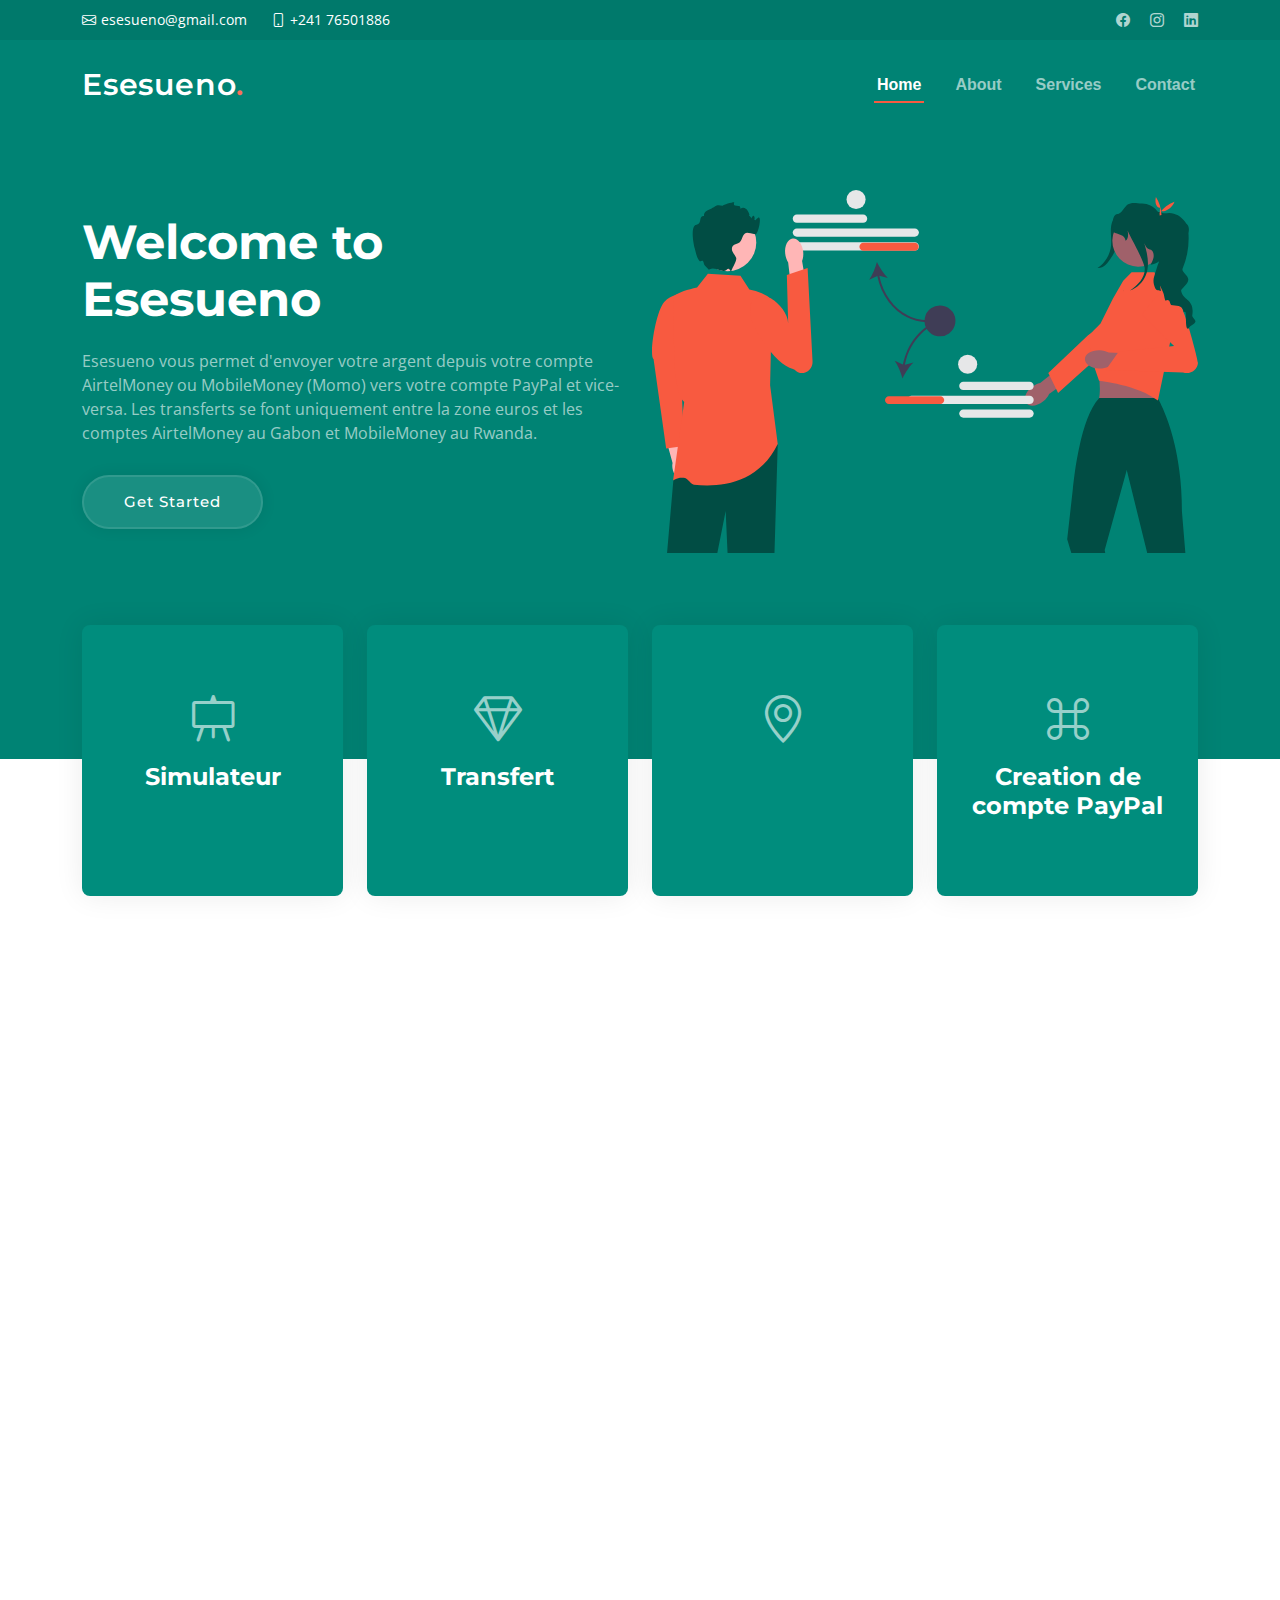
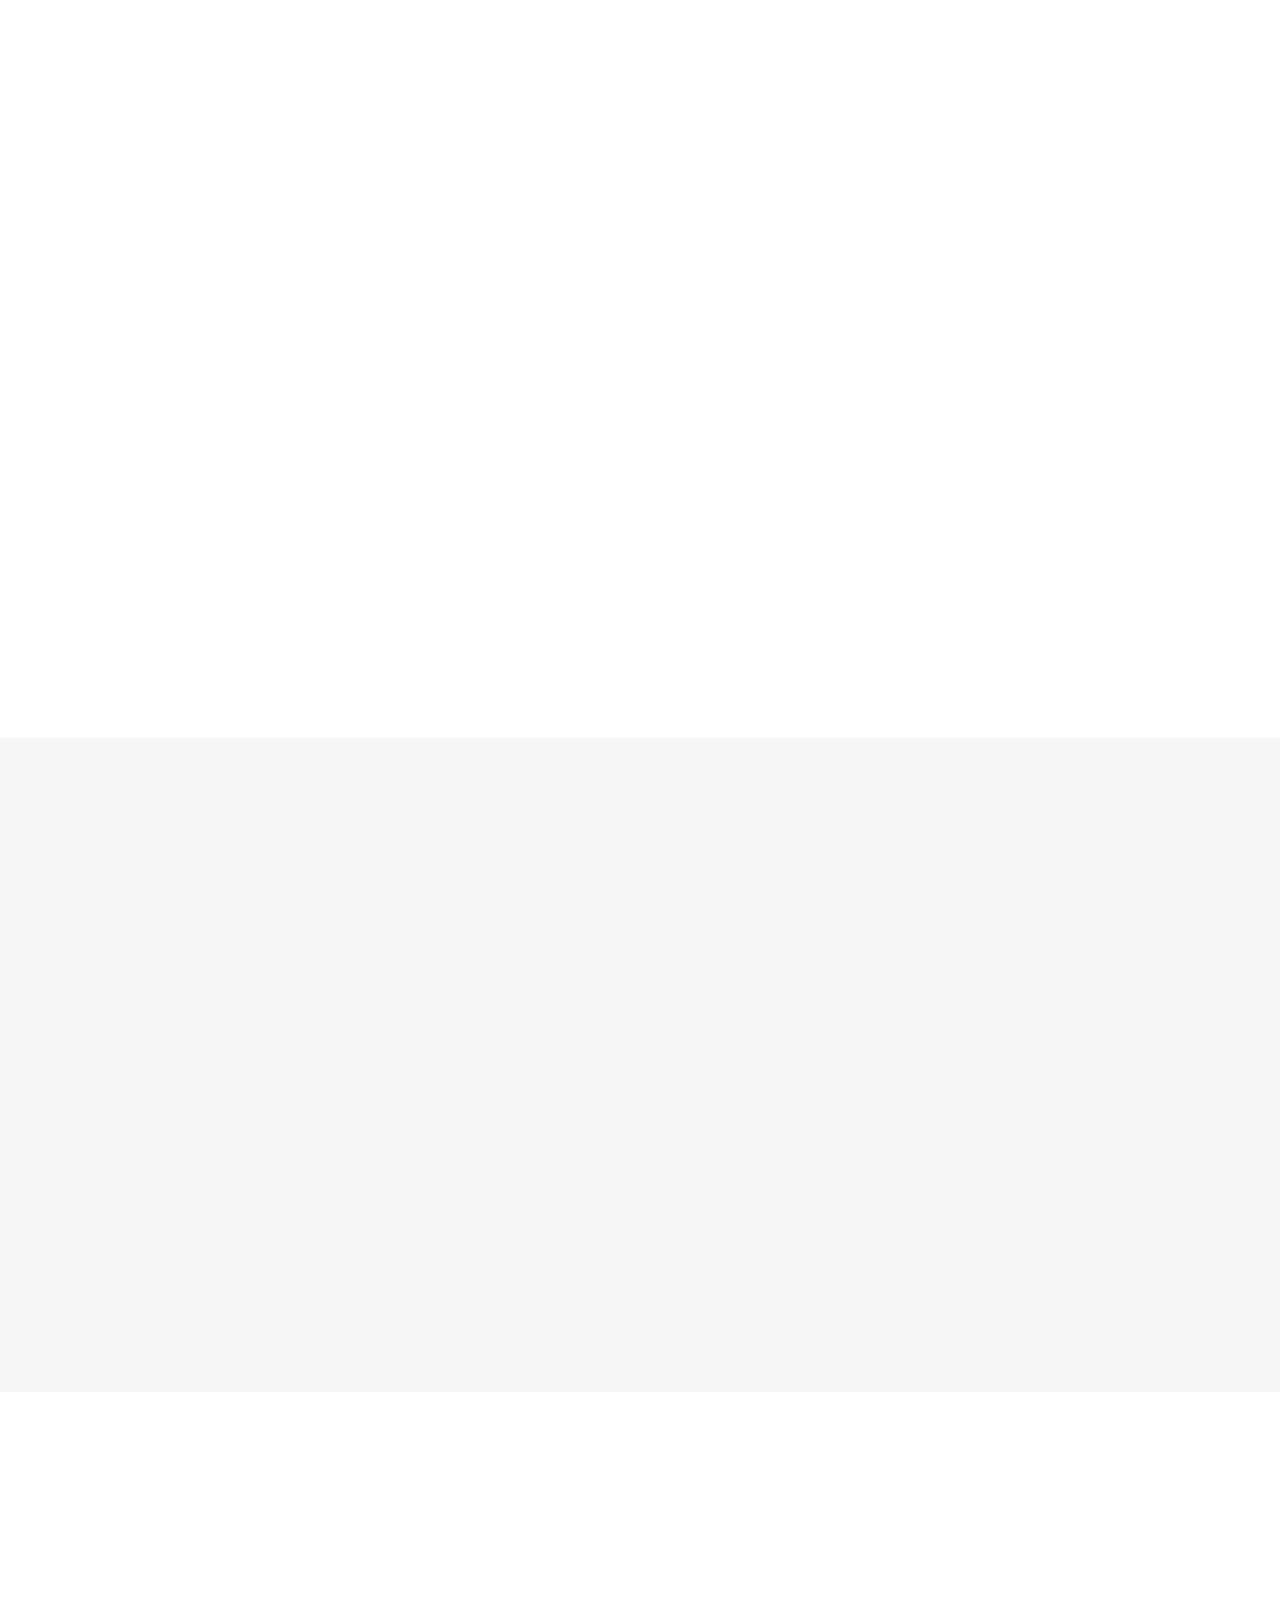
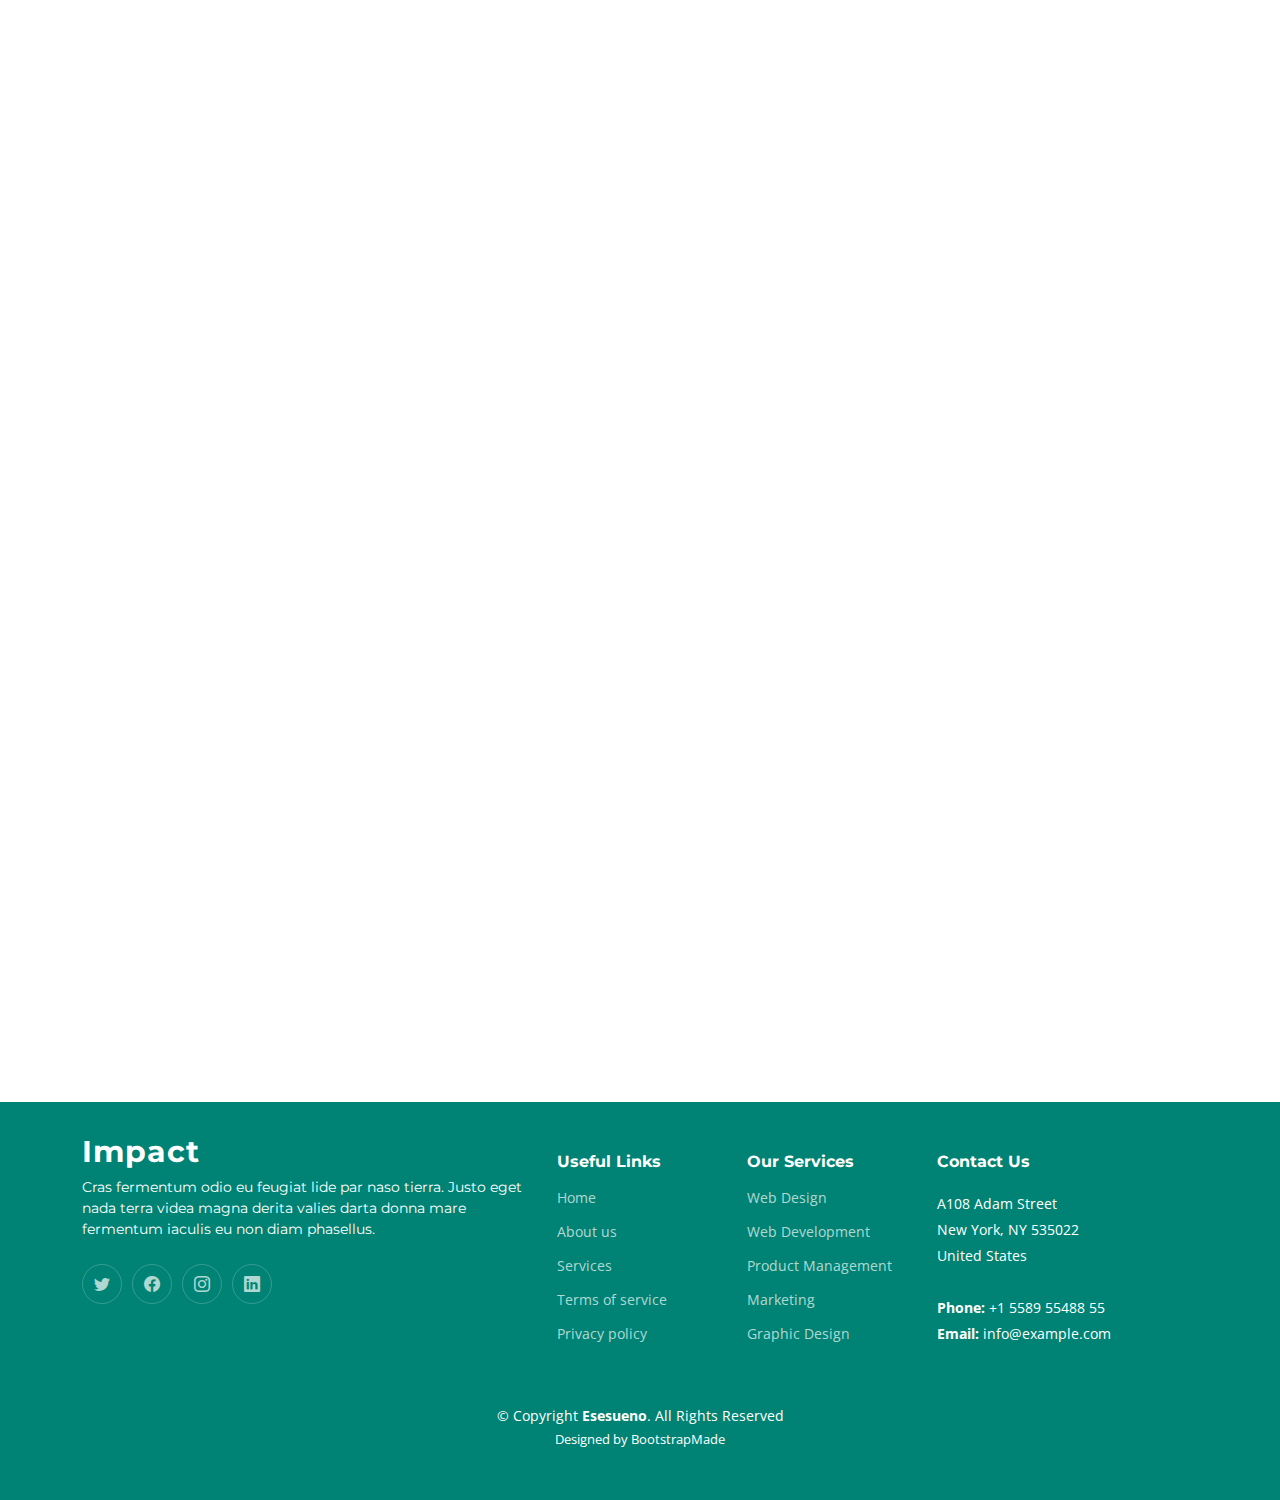
<file: Esesueno/index.html>
<!DOCTYPE html>
<html lang="en">

<head>
  <meta charset="utf-8">
  <meta content="width=device-width, initial-scale=1.0" name="viewport">

  <title>Ese Sueno</title>
  <meta content="" name="description">
  <meta content="" name="keywords">

  <!-- Favicons -->
  <link href="assets/img/favicon.png" rel="icon">
  <link href="assets/img/apple-touch-icon.png" rel="apple-touch-icon">

  <!-- Google Fonts -->
  <link rel="preconnect" href="https://fonts.googleapis.com">
  <link rel="preconnect" href="https://fonts.gstatic.com" crossorigin>
  <link href="https://fonts.googleapis.com/css2?family=Open+Sans:ital,wght@0,300;0,400;0,500;0,600;0,700;1,300;1,400;1,600;1,700&family=Montserrat:ital,wght@0,300;0,400;0,500;0,600;0,700;1,300;1,400;1,500;1,600;1,700&family=Raleway:ital,wght@0,300;0,400;0,500;0,600;0,700;1,300;1,400;1,500;1,600;1,700&display=swap" rel="stylesheet">

  <!-- Vendor CSS Files -->
  <link href="assets/vendor/bootstrap/css/bootstrap.min.css" rel="stylesheet">
  <link href="assets/vendor/bootstrap-icons/bootstrap-icons.css" rel="stylesheet">
  <link href="assets/vendor/aos/aos.css" rel="stylesheet">
  <link href="assets/vendor/glightbox/css/glightbox.min.css" rel="stylesheet">
  <link href="assets/vendor/swiper/swiper-bundle.min.css" rel="stylesheet">

  <!-- Template Main CSS File -->
  <link href="assets/css/main.css" rel="stylesheet">

  <!-- =======================================================
  * Template Name: Impact
  * Updated: Jan 30 2024 with Bootstrap v5.3.2
  * Template URL: https://bootstrapmade.com/impact-bootstrap-business-website-template/
  * Author: BootstrapMade.com
  * License: https://bootstrapmade.com/license/
  ======================================================== -->
</head>

<body>

  <!-- ======= Header ======= -->
  <section id="topbar" class="topbar d-flex align-items-center">
    <div class="container d-flex justify-content-center justify-content-md-between">
      <div class="contact-info d-flex align-items-center">
        <i class="bi bi-envelope d-flex align-items-center"><a href="mailto:esesueno@gmail.com">esesueno@gmail.com</a></i>
        <i class="bi bi-phone d-flex align-items-center ms-4"><span>+241 76501886 </span></i>
      </div>
      <div class="social-links d-none d-md-flex align-items-center">
        <a href="https://www.facebook.com/AitHStore1" class="facebook"><i class="bi bi-facebook"></i></a>
        <a href="https://www.instagram.com/aithstore/" class="instagram"><i class="bi bi-instagram"></i></a>
        <a href="https://wa.me/message/KKGIW7VOC2ZEL1" class="whatsapp"><i class="bi bi-linkedin"></i></i></a>
      </div>
    </div>
  </section><!-- End Top Bar -->

  <header id="header" class="header d-flex align-items-center">

    <div class="container-fluid container-xl d-flex align-items-center justify-content-between">
      <a href="index.html" class="logo d-flex align-items-center">
        <!-- Uncomment the line below if you also wish to use an image logo -->
        <!-- <img src="assets/img/logo.png" alt=""> -->
        <h1>Esesueno<span>.</span></h1>
      </a>
      <nav id="navbar" class="navbar">
        <ul>
          <li><a href="#hero">Home</a></li>
          <li><a href="#about">About</a></li>
          <li><a href="#services">Services</a></li>
          <li><a href="#contact">Contact</a></li>
        </ul>
      </nav><!-- .navbar -->

      <i class="mobile-nav-toggle mobile-nav-show bi bi-list"></i>
      <i class="mobile-nav-toggle mobile-nav-hide d-none bi bi-x"></i>

    </div>
  </header><!-- End Header -->
  <!-- End Header -->

  <!-- ======= Hero Section ======= -->
  <section id="hero" class="hero">
    <div class="container position-relative">
      <div class="row gy-5" data-aos="fade-in">
        <div class="col-lg-6 order-2 order-lg-1 d-flex flex-column justify-content-center text-center text-lg-start">
          <h2>Welcome to <span>Esesueno</span></h2>
          <p>Esesueno vous permet d'envoyer votre argent depuis votre compte AirtelMoney ou MobileMoney (Momo) vers votre compte PayPal et vice-versa. 
            Les transferts se font uniquement entre la zone euros et les comptes AirtelMoney au Gabon et MobileMoney au Rwanda. </p>
          <div class="d-flex justify-content-center justify-content-lg-start">
            <a href="#about" class="btn-get-started">Get Started</a>
            <!-- <a href="https://www.youtube.com/watch?v=LXb3EKWsInQ" class="glightbox btn-watch-video d-flex align-items-center"><i class="bi bi-play-circle"></i><span>Watch Video</span></a>-->
          </div>
        </div>
        <div class="col-lg-6 order-1 order-lg-2">
          <img src="assets/img/hero-img.svg" class="img-fluid" alt="" data-aos="zoom-out" data-aos-delay="100">
        </div>
      </div>
    </div>

    <div class="icon-boxes position-relative">
      <div class="container position-relative">
        <div class="row gy-4 mt-5">

          <div class="col-xl-3 col-md-6" data-aos="fade-up" data-aos-delay="100">
            <div class="icon-box">
              <div class="icon"><i class="bi bi-easel"></i></div>
              <h4 class="title"><a href="" class="stretched-link">Simulateur</a></h4>
            </div>
          </div><!--End Icon Box -->

          <div class="col-xl-3 col-md-6" data-aos="fade-up" data-aos-delay="200">
            <div class="icon-box">
              <div class="icon"><i class="bi bi-gem"></i></div>
              <h4 class="title"><a href="" class="stretched-link">Transfert</a></h4>
            </div>
          </div><!--End Icon Box -->

          <div class="col-xl-3 col-md-6" data-aos="fade-up" data-aos-delay="300">
            <div class="icon-box">
              <div class="icon"><i class="bi bi-geo-alt"></i></div>
              <h4 class="title"><a href="" class="stretched-link"> </a></h4>
            </div>
          </div><!--End Icon Box -->

          <div class="col-xl-3 col-md-6" data-aos="fade-up" data-aos-delay="500">
            <div class="icon-box">
              <div class="icon"><i class="bi bi-command"></i></div>
              <h4 class="title"><a href="" class="stretched-link">Creation de compte PayPal</a></h4>
            </div>
          </div><!--End Icon Box -->

        </div>
      </div>
    </div>

    </div>
  </section>
  <!-- End Hero Section -->

  <main id="main">

    <!-- ======= About Us Section ======= -->
    <section id="about" class="about">
      <div class="container" data-aos="fade-up">

        <div class="section-header">
          <h2>Procedure</h2>
          <p>Suivez les differentes etapes pour envoyer de l'argent</p>
        </div>

        <div class="row gy-4">
          <div class="col-lg-6">
            <h3>Comment faire pour envoyer de l'argent ?</h3>
            <img src="assets/img/about.jpg" class="img-fluid rounded-4 mb-4" alt=" Photo de la procedure ">
            <p>Ut fugiat ut sunt quia veniam. Voluptate perferendis perspiciatis quod nisi et. Placeat debitis quia recusandae odit et consequatur voluptatem. Dignissimos pariatur consectetur fugiat voluptas ea.</p>
            <p>Temporibus nihil enim deserunt sed ea. Provident sit expedita aut cupiditate nihil vitae quo officia vel. Blanditiis eligendi possimus et in cum. Quidem eos ut sint rem veniam qui. Ut ut repellendus nobis tempore doloribus debitis explicabo similique sit. Accusantium sed ut omnis beatae neque deleniti repellendus.</p>
          </div>
          <div class="col-lg-6">
            <div class="content ps-0 ps-lg-5">
              <p class="fst-italic">
                Lorem ipsum dolor sit amet, consectetur adipiscing elit, sed do eiusmod tempor incididunt ut labore et dolore
                magna aliqua.
              </p>
              <ul>
                <li><i class="bi bi-check-circle-fill"></i> Ullamco laboris nisi ut aliquip ex ea commodo consequat.</li>
                <li><i class="bi bi-check-circle-fill"></i> Duis aute irure dolor in reprehenderit in voluptate velit.</li>
                <li><i class="bi bi-check-circle-fill"></i> Ullamco laboris nisi ut aliquip ex ea commodo consequat. Duis aute irure dolor in reprehenderit in voluptate trideta storacalaperda mastiro dolore eu fugiat nulla pariatur.</li>
              </ul>
              <p>
                Ullamco laboris nisi ut aliquip ex ea commodo consequat. Duis aute irure dolor in reprehenderit in voluptate
                velit esse cillum dolore eu fugiat nulla pariatur. Excepteur sint occaecat cupidatat non proident
              </p>

              <div class="position-relative mt-4">
                <img src="assets/img/about-2.jpg" class="img-fluid rounded-4" alt="">
                <a href="https://www.youtube.com/watch?v=LXb3EKWsInQ" class="glightbox play-btn"></a>
              </div>
            </div>
          </div>
        </div>

      </div>
    </section><!-- End About Us Section -->

    <!-- ======= Stats Counter Section ======= -->
    <section id="stats-counter" class="stats-counter">
      <div class="container" data-aos="fade-up">

        <div class="row gy-4 align-items-center">

          <div class="col-lg-6">
            <img src="assets/img/stats-img.svg" alt="" class="img-fluid">
          </div>

          <div class="col-lg-6">

            <div class="stats-item d-flex align-items-center">
              <span data-purecounter-start="0" data-purecounter-end="232" data-purecounter-duration="1" class="purecounter"></span>
              <p><strong>Happy Clients</strong> consequuntur quae diredo para mesta</p>
            </div><!-- End Stats Item -->

            <div class="stats-item d-flex align-items-center">
              <span data-purecounter-start="0" data-purecounter-end="521" data-purecounter-duration="1" class="purecounter"></span>
              <p><strong>Projects</strong> adipisci atque cum quia aut</p>
            </div><!-- End Stats Item -->

            <div class="stats-item d-flex align-items-center">
              <span data-purecounter-start="0" data-purecounter-end="453" data-purecounter-duration="1" class="purecounter"></span>
              <p><strong>Hours Of Support</strong> aut commodi quaerat</p>
            </div><!-- End Stats Item -->

          </div>

        </div>

      </div>
    </section><!-- End Stats Counter Section -->

    <!-- ======= Our Services Section ======= -->
    <section id="services" class="services sections-bg">
      <div class="container" data-aos="fade-up">

        <div class="section-header">
          <h2>Our Services</h2>
          <p>AEsesueno vous propose egalement plusieurs services</p>
        </div>

        <div class="row gy-4" data-aos="fade-up" data-aos-delay="100">

          <div class="col-lg-4 col-md-6">
            <div class="service-item  position-relative">
              <div class="icon">
                <i class="bi bi-activity"></i>
              </div>
              <h3>Nesciunt Mete</h3>
              <p>Provident nihil minus qui consequatur non omnis maiores. Eos accusantium minus dolores iure perferendis tempore et consequatur.</p>
              <a href="#" class="readmore stretched-link">Read more <i class="bi bi-arrow-right"></i></a>
            </div>
          </div><!-- End Service Item -->

          <div class="col-lg-4 col-md-6">
            <div class="service-item position-relative">
              <div class="icon">
                <i class="bi bi-broadcast"></i>
              </div>
              <h3>Eosle Commodi</h3>
              <p>Ut autem aut autem non a. Sint sint sit facilis nam iusto sint. Libero corrupti neque eum hic non ut nesciunt dolorem.</p>
              <a href="#" class="readmore stretched-link">Read more <i class="bi bi-arrow-right"></i></a>
            </div>
          </div><!-- End Service Item -->

          <div class="col-lg-4 col-md-6">
            <div class="service-item position-relative">
              <div class="icon">
                <i class="bi bi-easel"></i>
              </div>
              <h3>Ledo Markt</h3>
              <p>Ut excepturi voluptatem nisi sed. Quidem fuga consequatur. Minus ea aut. Vel qui id voluptas adipisci eos earum corrupti.</p>
              <a href="#" class="readmore stretched-link">Read more <i class="bi bi-arrow-right"></i></a>
            </div>
          </div><!-- End Service Item -->

        </div>

      </div>
    </section><!-- End Our Services Section -->

    <!-- ======= Frequently Asked Questions Section ======= -->
    <section id="faq" class="faq">
      <div class="container" data-aos="fade-up">

        <div class="row gy-4">

          <div class="col-lg-4">
            <div class="content px-xl-5">
              <h3>Frequently Asked <strong>Questions</strong></h3>
              <p>
                Lorem ipsum dolor sit amet, consectetur adipiscing elit, sed do eiusmod tempor incididunt ut labore et dolore magna aliqua. Duis aute irure dolor in reprehenderit
              </p>
            </div>
          </div>

          <div class="col-lg-8">

            <div class="accordion accordion-flush" id="faqlist" data-aos="fade-up" data-aos-delay="100">

              <div class="accordion-item">
                <h3 class="accordion-header">
                  <button class="accordion-button collapsed" type="button" data-bs-toggle="collapse" data-bs-target="#faq-content-1">
                    <span class="num">1.</span>
                    Non consectetur a erat nam at lectus urna duis?
                  </button>
                </h3>
                <div id="faq-content-1" class="accordion-collapse collapse" data-bs-parent="#faqlist">
                  <div class="accordion-body">
                    Feugiat pretium nibh ipsum consequat. Tempus iaculis urna id volutpat lacus laoreet non curabitur gravida. Venenatis lectus magna fringilla urna porttitor rhoncus dolor purus non.
                  </div>
                </div>
              </div><!-- # Faq item-->

              <div class="accordion-item">
                <h3 class="accordion-header">
                  <button class="accordion-button collapsed" type="button" data-bs-toggle="collapse" data-bs-target="#faq-content-2">
                    <span class="num">2.</span>
                    Feugiat scelerisque varius morbi enim nunc faucibus a pellentesque?
                  </button>
                </h3>
                <div id="faq-content-2" class="accordion-collapse collapse" data-bs-parent="#faqlist">
                  <div class="accordion-body">
                    Dolor sit amet consectetur adipiscing elit pellentesque habitant morbi. Id interdum velit laoreet id donec ultrices. Fringilla phasellus faucibus scelerisque eleifend donec pretium. Est pellentesque elit ullamcorper dignissim. Mauris ultrices eros in cursus turpis massa tincidunt dui.
                  </div>
                </div>
              </div><!-- # Faq item-->

              <div class="accordion-item">
                <h3 class="accordion-header">
                  <button class="accordion-button collapsed" type="button" data-bs-toggle="collapse" data-bs-target="#faq-content-3">
                    <span class="num">3.</span>
                    Dolor sit amet consectetur adipiscing elit pellentesque habitant morbi?
                  </button>
                </h3>
                <div id="faq-content-3" class="accordion-collapse collapse" data-bs-parent="#faqlist">
                  <div class="accordion-body">
                    Eleifend mi in nulla posuere sollicitudin aliquam ultrices sagittis orci. Faucibus pulvinar elementum integer enim. Sem nulla pharetra diam sit amet nisl suscipit. Rutrum tellus pellentesque eu tincidunt. Lectus urna duis convallis convallis tellus. Urna molestie at elementum eu facilisis sed odio morbi quis
                  </div>
                </div>
              </div><!-- # Faq item-->

              <div class="accordion-item">
                <h3 class="accordion-header">
                  <button class="accordion-button collapsed" type="button" data-bs-toggle="collapse" data-bs-target="#faq-content-4">
                    <span class="num">4.</span>
                    Ac odio tempor orci dapibus. Aliquam eleifend mi in nulla?
                  </button>
                </h3>
                <div id="faq-content-4" class="accordion-collapse collapse" data-bs-parent="#faqlist">
                  <div class="accordion-body">
                    Dolor sit amet consectetur adipiscing elit pellentesque habitant morbi. Id interdum velit laoreet id donec ultrices. Fringilla phasellus faucibus scelerisque eleifend donec pretium. Est pellentesque elit ullamcorper dignissim. Mauris ultrices eros in cursus turpis massa tincidunt dui.
                  </div>
                </div>
              </div><!-- # Faq item-->

              <div class="accordion-item">
                <h3 class="accordion-header">
                  <button class="accordion-button collapsed" type="button" data-bs-toggle="collapse" data-bs-target="#faq-content-5">
                    <span class="num">5.</span>
                    Tempus quam pellentesque nec nam aliquam sem et tortor consequat?
                  </button>
                </h3>
                <div id="faq-content-5" class="accordion-collapse collapse" data-bs-parent="#faqlist">
                  <div class="accordion-body">
                    Molestie a iaculis at erat pellentesque adipiscing commodo. Dignissim suspendisse in est ante in. Nunc vel risus commodo viverra maecenas accumsan. Sit amet nisl suscipit adipiscing bibendum est. Purus gravida quis blandit turpis cursus in
                  </div>
                </div>
              </div><!-- # Faq item-->

            </div>

          </div>
        </div>

      </div>
    </section><!-- End Frequently Asked Questions Section -->

    <!-- ======= Contact Section ======= -->
    <section id="contact" class="contact">
      <div class="container" data-aos="fade-up">

        <div class="section-header">
          <h2>Contact</h2>
          <p>Nulla dolorum nulla nesciunt rerum facere sed ut inventore quam porro nihil id ratione ea sunt quis dolorem dolore earum</p>
        </div>

        <div class="row gx-lg-0 gy-4">

          <div class="col-lg-4">

            <div class="info-container d-flex flex-column align-items-center justify-content-center">
              <div class="info-item d-flex">
                <i class="bi bi-geo-alt flex-shrink-0"></i>
                <div>
                  <h4>Location:</h4>
                  <p>A108 Adam Street, New York, NY 535022</p>
                </div>
              </div><!-- End Info Item -->

              <div class="info-item d-flex">
                <i class="bi bi-envelope flex-shrink-0"></i>
                <div>
                  <h4>Email:</h4>
                  <p>info@example.com</p>
                </div>
              </div><!-- End Info Item -->

              <div class="info-item d-flex">
                <i class="bi bi-phone flex-shrink-0"></i>
                <div>
                  <h4>Call:</h4>
                  <p>+1 5589 55488 55</p>
                </div>
              </div><!-- End Info Item -->

              <div class="info-item d-flex">
                <i class="bi bi-clock flex-shrink-0"></i>
                <div>
                  <h4>Open Hours:</h4>
                  <p>Mon-Sat: 11AM - 23PM</p>
                </div>
              </div><!-- End Info Item -->
            </div>

          </div>

          <!-- <div class="col-lg-8">
            <form action="forms/contact.php" method="post" role="form" class="php-email-form">
              <div class="row">
                <div class="col-md-6 form-group">
                  <input type="text" name="name" class="form-control" id="name" placeholder="Your Name" required>
                </div>
                <div class="col-md-6 form-group mt-3 mt-md-0">
                  <input type="email" class="form-control" name="email" id="email" placeholder="Your Email" required>
                </div>
              </div>
              <div class="form-group mt-3">
                <input type="text" class="form-control" name="subject" id="subject" placeholder="Subject" required>
              </div>
              <div class="form-group mt-3">
                <textarea class="form-control" name="message" rows="7" placeholder="Message" required></textarea>
              </div>
              <div class="my-3">
                <div class="loading">Loading</div>
                <div class="error-message"></div>
                <div class="sent-message">Your message has been sent. Thank you!</div>
              </div>
              <div class="text-center"><button type="submit">Send Message</button></div>
            </form>
          </div>  End Contact Form -->

        </div>

      </div>
    </section><!-- End Contact Section -->

  </main><!-- End #main -->

  <!-- ======= Footer ======= -->
  <footer id="footer" class="footer">

    <div class="container">
      <div class="row gy-4">
        <div class="col-lg-5 col-md-12 footer-info">
          <a href="index.html" class="logo d-flex align-items-center">
            <span>Impact</span>
          </a>
          <p>Cras fermentum odio eu feugiat lide par naso tierra. Justo eget nada terra videa magna derita valies darta donna mare fermentum iaculis eu non diam phasellus.</p>
          <div class="social-links d-flex mt-4">
            <a href="#" class="twitter"><i class="bi bi-twitter"></i></a>
            <a href="#" class="facebook"><i class="bi bi-facebook"></i></a>
            <a href="#" class="instagram"><i class="bi bi-instagram"></i></a>
            <a href="#" class="linkedin"><i class="bi bi-linkedin"></i></a>
          </div>
        </div>

        <div class="col-lg-2 col-6 footer-links">
          <h4>Useful Links</h4>
          <ul>
            <li><a href="#">Home</a></li>
            <li><a href="#">About us</a></li>
            <li><a href="#">Services</a></li>
            <li><a href="#">Terms of service</a></li>
            <li><a href="#">Privacy policy</a></li>
          </ul>
        </div>

        <div class="col-lg-2 col-6 footer-links">
          <h4>Our Services</h4>
          <ul>
            <li><a href="#">Web Design</a></li>
            <li><a href="#">Web Development</a></li>
            <li><a href="#">Product Management</a></li>
            <li><a href="#">Marketing</a></li>
            <li><a href="#">Graphic Design</a></li>
          </ul>
        </div>

        <div class="col-lg-3 col-md-12 footer-contact text-center text-md-start">
          <h4>Contact Us</h4>
          <p>
            A108 Adam Street <br>
            New York, NY 535022<br>
            United States <br><br>
            <strong>Phone:</strong> +1 5589 55488 55<br>
            <strong>Email:</strong> info@example.com<br>
          </p>

        </div>

      </div>
    </div>

    <div class="container mt-4">
      <div class="copyright">
        &copy; Copyright <strong><span>Esesueno</span></strong>. All Rights Reserved
      </div>
      <div class="credits">
        <!-- All the links in the footer should remain intact. -->
        <!-- You can delete the links only if you purchased the pro version. -->
        <!-- Licensing information: https://bootstrapmade.com/license/ -->
        <!-- Purchase the pro version with working PHP/AJAX contact form: https://bootstrapmade.com/impact-bootstrap-business-website-template/ -->
        Designed by <a href="https://bootstrapmade.com/">BootstrapMade</a>
      </div>
    </div>

  </footer><!-- End Footer -->
  <!-- End Footer -->

  <a href="#" class="scroll-top d-flex align-items-center justify-content-center"><i class="bi bi-arrow-up-short"></i></a>

  <div id="preloader"></div>

  <!-- Vendor JS Files -->
  <script src="assets/vendor/bootstrap/js/bootstrap.bundle.min.js"></script>
  <script src="assets/vendor/aos/aos.js"></script>
  <script src="assets/vendor/glightbox/js/glightbox.min.js"></script>
  <script src="assets/vendor/purecounter/purecounter_vanilla.js"></script>
  <script src="assets/vendor/swiper/swiper-bundle.min.js"></script>
  <script src="assets/vendor/isotope-layout/isotope.pkgd.min.js"></script>
  <script src="assets/vendor/php-email-form/validate.js"></script>

  <!-- Template Main JS File -->
  <script src="assets/js/main.js"></script>

</body>

</html>
</file>
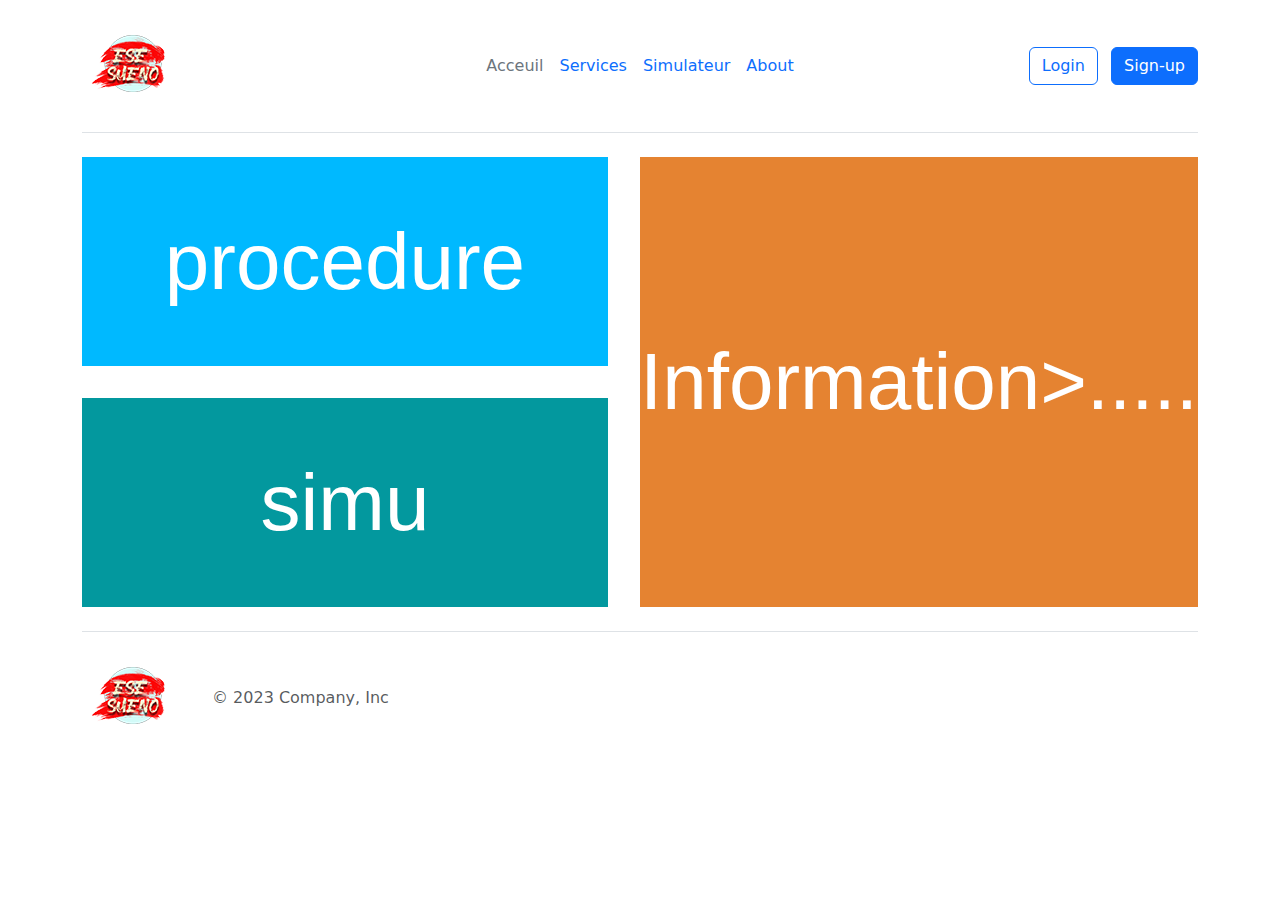
<file: EseSueno v1/home.html>
<!DOCTYPE html>
<html lang="en">
<head>
    <meta charset="UTF-8">
    <meta name="viewport" content="width=device-width, initial-scale=1.0">
    <link href="https://cdn.jsdelivr.net/npm/bootstrap@5.3.2/dist/css/bootstrap.min.css" rel="stylesheet" >
    <script src="https://cdn.jsdelivr.net/npm/bootstrap@5.3.2/dist/js/bootstrap.bundle.min.js"></script>
    <script src="https://cdn.jsdelivr.net/npm/@popperjs/core@2.11.8/dist/umd/popper.min.js" integrity="sha384-I7E8VVD/ismYTF4hNIPjVp/Zjvgyol6VFvRkX/vR+Vc4jQkC+hVqc2pM8ODewa9r" ></script>
    <script src="https://cdn.jsdelivr.net/npm/bootstrap@5.3.2/dist/js/bootstrap.min.js" integrity="sha384-BBtl+eGJRgqQAUMxJ7pMwbEyER4l1g+O15P+16Ep7Q9Q+zqX6gSbd85u4mG4QzX+"></script>
    <link rel="stylesheet" href="container.css">
     <title>Document</title>
   
    
</html>
<body>
    
<div class="container">
    <header class="d-flex flex-wrap align-items-center justify-content-center justify-content-md-between py-3 mb-4 border-bottom">
      <div class="col-md-3 mb-2 mb-md-0">
        <a href="#" class = "nav_logo"><img src="Ese-Sueno-Logo-Web@1x_1.png" alt="Ese Sueno Logo"></a>
          <svg class="bi" width="40" height="32" role="img" aria-label="Bootstrap"><use xlink:href="#bootstrap"></use></svg>
        </a>
      </div>

      <ul class="nav col-12 col-md-auto mb-2 justify-content-center mb-md-0">
        <li><a href="#" class="nav-link px-2 link-secondary">Acceuil</a></li>
        <li><a href="#" class="nav-link px-2">Services</a></li>
        <li><a href="#" class="nav-link px-2">Simulateur</a></li>
       
        <li><a href="#" class="nav-link px-2">About</a></li>
      </ul>

      <div class="col-md-3 text-end">
        <button type="button" class="btn btn-outline-primary me-2">Login</button>
        <button type="button" class="btn btn-primary">Sign-up</button>
      </div>
    </header>


    <div class="test">
        
        
            <div class="information info">Information>
            <div class="info-text"> .....</div>
        </div>
        
        <div class="information procedure">
            <div class="procedure">procedure</div>

        </div>  
        
        <div class="information simulation">
            <div class="simultation">simu</div>
            
        </div>

        
    </div>
   

    <footer class="d-flex flex-wrap justify-content-between align-items-center py-3 my-4 border-top">
        <div class="col-md-4 d-flex align-items-center">
          <a href="#" class = "nav_logo"><img src="Ese-Sueno-Logo-Web@1x_1.png" alt="Ese Sueno Logo"></a>
            <svg class="bi" width="30" height="24"><use xlink:href="#bootstrap"></use></svg>
          </a>
          <span class="mb-3 mb-md-0 text-body-secondary">© 2023 Company, Inc</span>
        </div>
        <ul class="nav col-md-4 justify-content-end list-unstyled d-flex">
          <li class="ms-3"><a class="text-body-secondary" href="#"><svg class="bi" width="24" height="24"><use xlink:href="#twitter"></use></svg></a></li>
          <li class="ms-3"><a class="text-body-secondary" href="#"><svg class="bi" width="24" height="24"><use xlink:href="#instagram"></use></svg></a></li>
          <li class="ms-3"><a class="text-body-secondary" href="#"><svg class="bi" width="24" height="24"><use xlink:href="#facebook"></use></svg></a></li>
        </ul>
    </footer>  


    
</body>
</file>
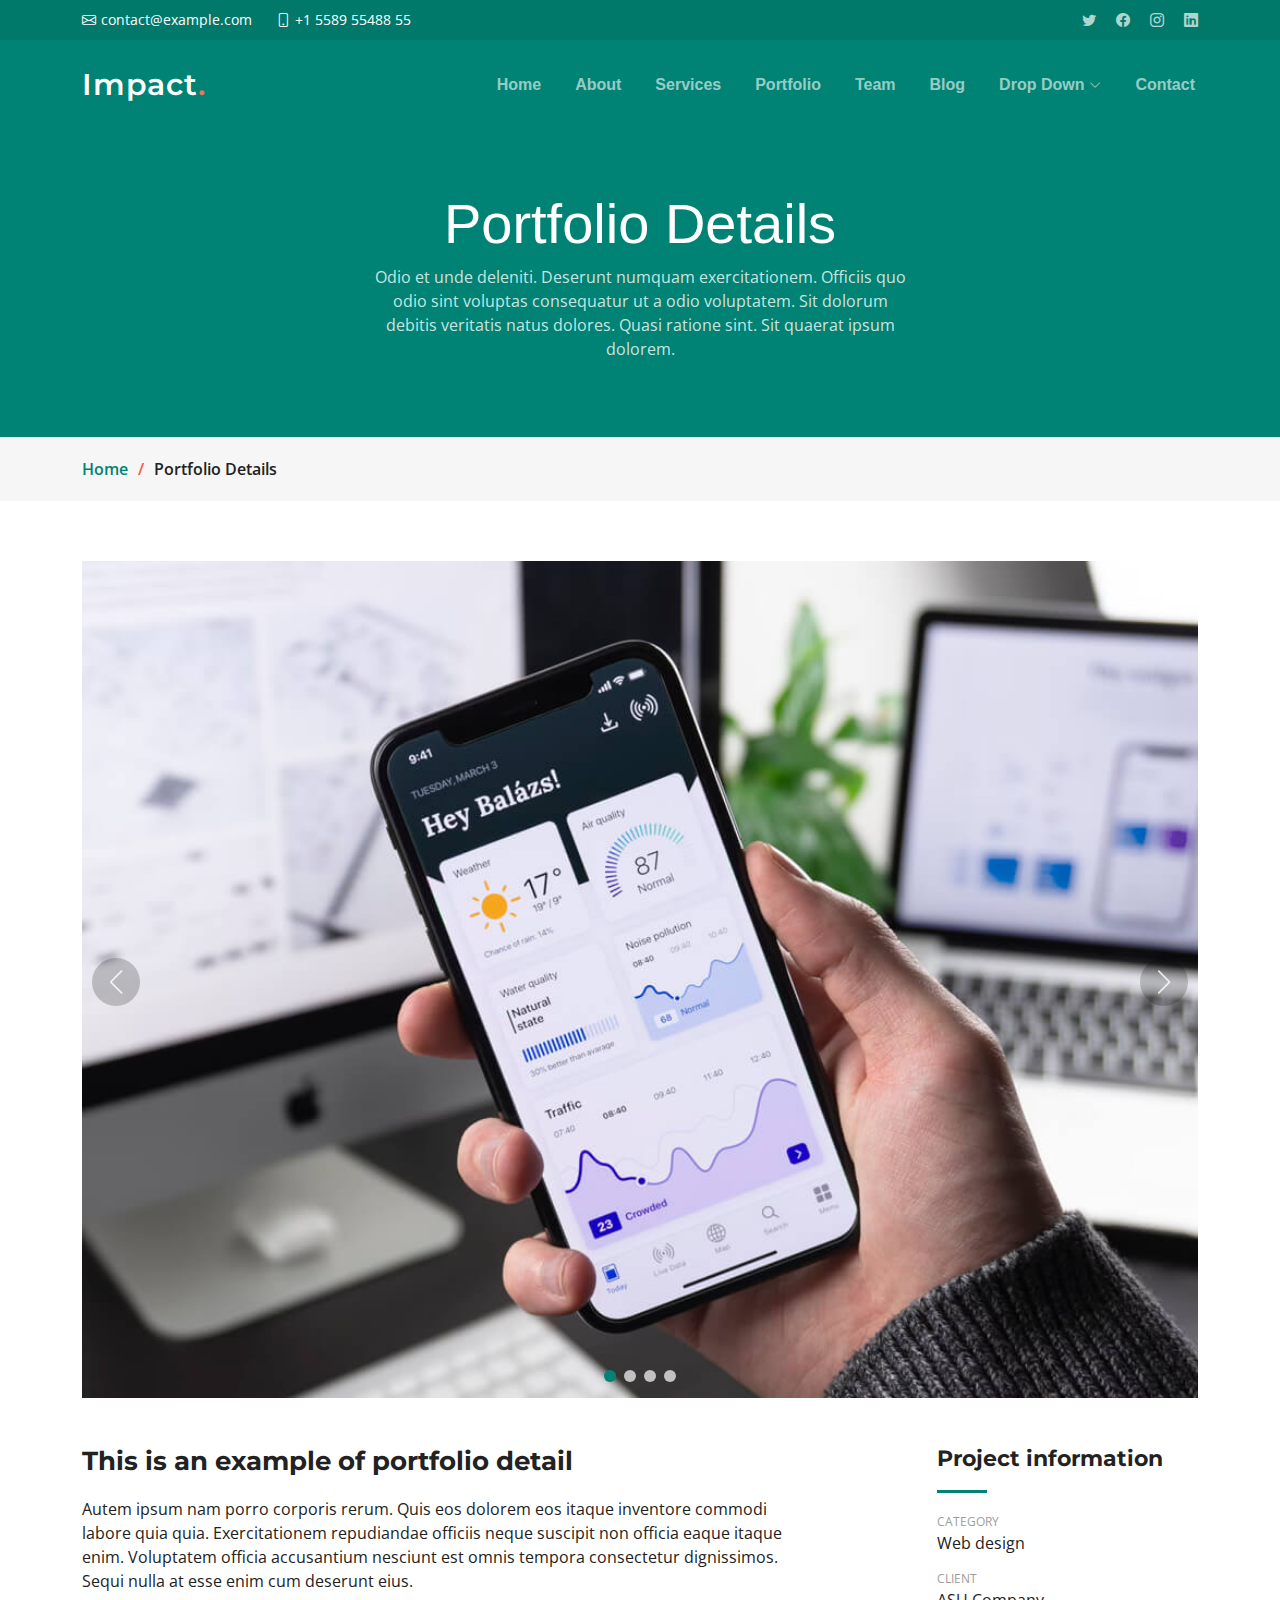
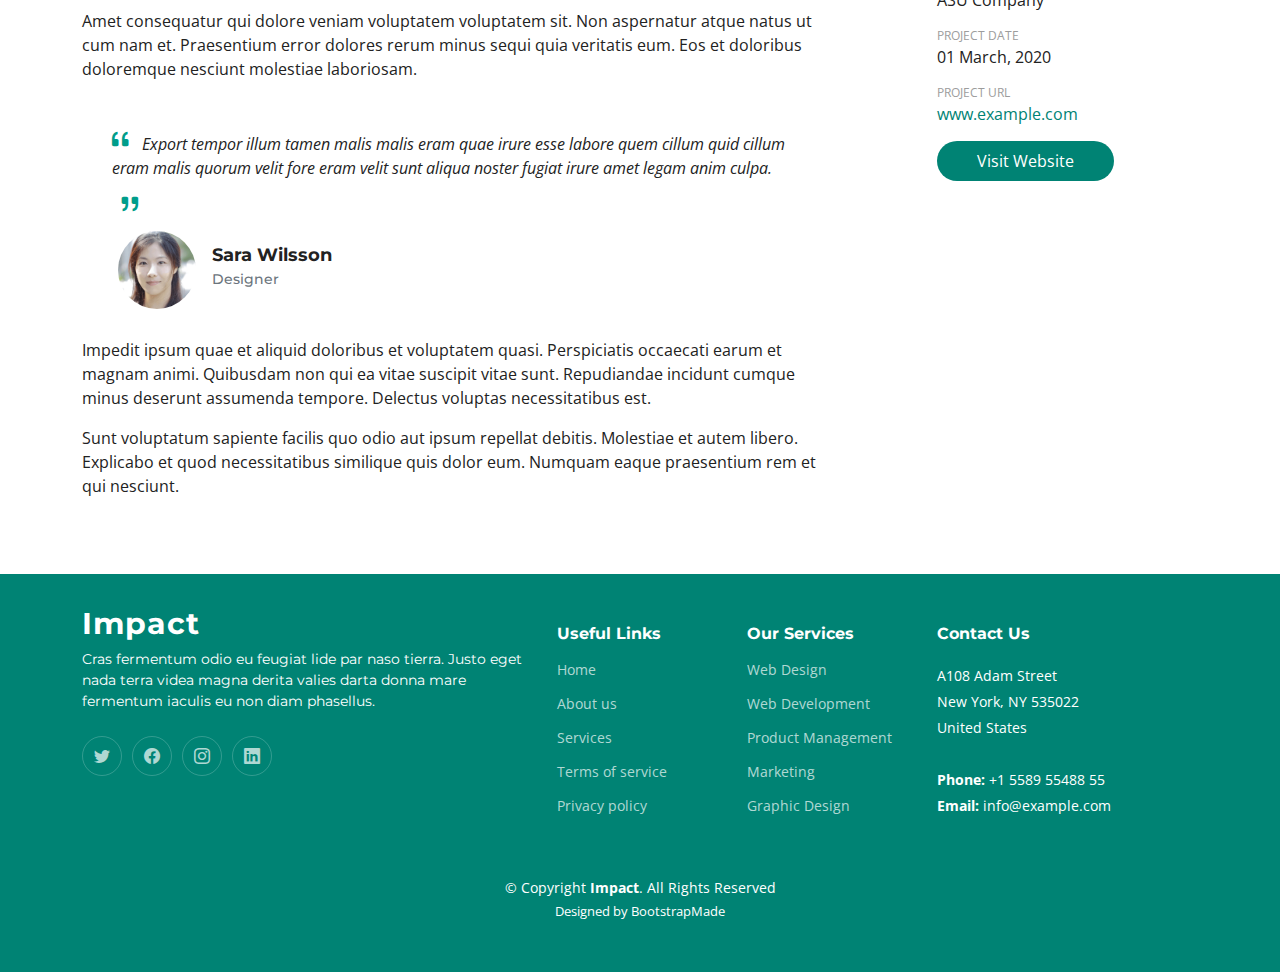
<file: Esesueno/portfolio-details.html>
<!DOCTYPE html>
<html lang="en">

<head>
  <meta charset="utf-8">
  <meta content="width=device-width, initial-scale=1.0" name="viewport">

  <title>Impact Bootstrap Template - Portfolio Details</title>
  <meta content="" name="description">
  <meta content="" name="keywords">

  <!-- Favicons -->
  <link href="assets/img/favicon.png" rel="icon">
  <link href="assets/img/apple-touch-icon.png" rel="apple-touch-icon">

  <!-- Google Fonts -->
  <link rel="preconnect" href="https://fonts.googleapis.com">
  <link rel="preconnect" href="https://fonts.gstatic.com" crossorigin>
  <link href="https://fonts.googleapis.com/css2?family=Open+Sans:ital,wght@0,300;0,400;0,500;0,600;0,700;1,300;1,400;1,600;1,700&family=Montserrat:ital,wght@0,300;0,400;0,500;0,600;0,700;1,300;1,400;1,500;1,600;1,700&family=Raleway:ital,wght@0,300;0,400;0,500;0,600;0,700;1,300;1,400;1,500;1,600;1,700&display=swap" rel="stylesheet">

  <!-- Vendor CSS Files -->
  <link href="assets/vendor/bootstrap/css/bootstrap.min.css" rel="stylesheet">
  <link href="assets/vendor/bootstrap-icons/bootstrap-icons.css" rel="stylesheet">
  <link href="assets/vendor/aos/aos.css" rel="stylesheet">
  <link href="assets/vendor/glightbox/css/glightbox.min.css" rel="stylesheet">
  <link href="assets/vendor/swiper/swiper-bundle.min.css" rel="stylesheet">

  <!-- Template Main CSS File -->
  <link href="assets/css/main.css" rel="stylesheet">

  <!-- =======================================================
  * Template Name: Impact
  * Updated: Jan 30 2024 with Bootstrap v5.3.2
  * Template URL: https://bootstrapmade.com/impact-bootstrap-business-website-template/
  * Author: BootstrapMade.com
  * License: https://bootstrapmade.com/license/
  ======================================================== -->
</head>

<body>

  <!-- ======= Header ======= -->
  <section id="topbar" class="topbar d-flex align-items-center">
    <div class="container d-flex justify-content-center justify-content-md-between">
      <div class="contact-info d-flex align-items-center">
        <i class="bi bi-envelope d-flex align-items-center"><a href="mailto:contact@example.com">contact@example.com</a></i>
        <i class="bi bi-phone d-flex align-items-center ms-4"><span>+1 5589 55488 55</span></i>
      </div>
      <div class="social-links d-none d-md-flex align-items-center">
        <a href="#" class="twitter"><i class="bi bi-twitter"></i></a>
        <a href="#" class="facebook"><i class="bi bi-facebook"></i></a>
        <a href="#" class="instagram"><i class="bi bi-instagram"></i></a>
        <a href="#" class="linkedin"><i class="bi bi-linkedin"></i></i></a>
      </div>
    </div>
  </section><!-- End Top Bar -->

  <header id="header" class="header d-flex align-items-center">

    <div class="container-fluid container-xl d-flex align-items-center justify-content-between">
      <a href="index.html" class="logo d-flex align-items-center">
        <!-- Uncomment the line below if you also wish to use an image logo -->
        <!-- <img src="assets/img/logo.png" alt=""> -->
        <h1>Impact<span>.</span></h1>
      </a>
      <nav id="navbar" class="navbar">
        <ul>
          <li><a href="#hero">Home</a></li>
          <li><a href="#about">About</a></li>
          <li><a href="#services">Services</a></li>
          <li><a href="#portfolio">Portfolio</a></li>
          <li><a href="#team">Team</a></li>
          <li><a href="blog.html">Blog</a></li>
          <li class="dropdown"><a href="#"><span>Drop Down</span> <i class="bi bi-chevron-down dropdown-indicator"></i></a>
            <ul>
              <li><a href="#">Drop Down 1</a></li>
              <li class="dropdown"><a href="#"><span>Deep Drop Down</span> <i class="bi bi-chevron-down dropdown-indicator"></i></a>
                <ul>
                  <li><a href="#">Deep Drop Down 1</a></li>
                  <li><a href="#">Deep Drop Down 2</a></li>
                  <li><a href="#">Deep Drop Down 3</a></li>
                  <li><a href="#">Deep Drop Down 4</a></li>
                  <li><a href="#">Deep Drop Down 5</a></li>
                </ul>
              </li>
              <li><a href="#">Drop Down 2</a></li>
              <li><a href="#">Drop Down 3</a></li>
              <li><a href="#">Drop Down 4</a></li>
            </ul>
          </li>
          <li><a href="#contact">Contact</a></li>
        </ul>
      </nav><!-- .navbar -->

      <i class="mobile-nav-toggle mobile-nav-show bi bi-list"></i>
      <i class="mobile-nav-toggle mobile-nav-hide d-none bi bi-x"></i>

    </div>
  </header><!-- End Header -->
  <!-- End Header -->

  <main id="main">

    <!-- ======= Breadcrumbs ======= -->
    <div class="breadcrumbs">
      <div class="page-header d-flex align-items-center" style="background-image: url('');">
        <div class="container position-relative">
          <div class="row d-flex justify-content-center">
            <div class="col-lg-6 text-center">
              <h2>Portfolio Details</h2>
              <p>Odio et unde deleniti. Deserunt numquam exercitationem. Officiis quo odio sint voluptas consequatur ut a odio voluptatem. Sit dolorum debitis veritatis natus dolores. Quasi ratione sint. Sit quaerat ipsum dolorem.</p>
            </div>
          </div>
        </div>
      </div>
      <nav>
        <div class="container">
          <ol>
            <li><a href="index.html">Home</a></li>
            <li>Portfolio Details</li>
          </ol>
        </div>
      </nav>
    </div><!-- End Breadcrumbs -->

    <!-- ======= Portfolio Details Section ======= -->
    <section id="portfolio-details" class="portfolio-details">
      <div class="container" data-aos="fade-up">

        <div class="position-relative h-100">
          <div class="slides-1 portfolio-details-slider swiper">
            <div class="swiper-wrapper align-items-center">

              <div class="swiper-slide">
                <img src="assets/img/portfolio/app-1.jpg" alt="">
              </div>

              <div class="swiper-slide">
                <img src="assets/img/portfolio/product-1.jpg" alt="">
              </div>

              <div class="swiper-slide">
                <img src="assets/img/portfolio/branding-1.jpg" alt="">
              </div>

              <div class="swiper-slide">
                <img src="assets/img/portfolio/books-1.jpg" alt="">
              </div>

            </div>
            <div class="swiper-pagination"></div>
          </div>
          <div class="swiper-button-prev"></div>
          <div class="swiper-button-next"></div>

        </div>

        <div class="row justify-content-between gy-4 mt-4">

          <div class="col-lg-8">
            <div class="portfolio-description">
              <h2>This is an example of portfolio detail</h2>
              <p>
                Autem ipsum nam porro corporis rerum. Quis eos dolorem eos itaque inventore commodi labore quia quia. Exercitationem repudiandae officiis neque suscipit non officia eaque itaque enim. Voluptatem officia accusantium nesciunt est omnis tempora consectetur dignissimos. Sequi nulla at esse enim cum deserunt eius.
              </p>
              <p>
                Amet consequatur qui dolore veniam voluptatem voluptatem sit. Non aspernatur atque natus ut cum nam et. Praesentium error dolores rerum minus sequi quia veritatis eum. Eos et doloribus doloremque nesciunt molestiae laboriosam.
              </p>

              <div class="testimonial-item">
                <p>
                  <i class="bi bi-quote quote-icon-left"></i>
                  Export tempor illum tamen malis malis eram quae irure esse labore quem cillum quid cillum eram malis quorum velit fore eram velit sunt aliqua noster fugiat irure amet legam anim culpa.
                  <i class="bi bi-quote quote-icon-right"></i>
                </p>
                <div>
                  <img src="assets/img/testimonials/testimonials-2.jpg" class="testimonial-img" alt="">
                  <h3>Sara Wilsson</h3>
                  <h4>Designer</h4>
                </div>
              </div>

              <p>
                Impedit ipsum quae et aliquid doloribus et voluptatem quasi. Perspiciatis occaecati earum et magnam animi. Quibusdam non qui ea vitae suscipit vitae sunt. Repudiandae incidunt cumque minus deserunt assumenda tempore. Delectus voluptas necessitatibus est.

              <p>
                Sunt voluptatum sapiente facilis quo odio aut ipsum repellat debitis. Molestiae et autem libero. Explicabo et quod necessitatibus similique quis dolor eum. Numquam eaque praesentium rem et qui nesciunt.
              </p>

            </div>
          </div>

          <div class="col-lg-3">
            <div class="portfolio-info">
              <h3>Project information</h3>
              <ul>
                <li><strong>Category</strong> <span>Web design</span></li>
                <li><strong>Client</strong> <span>ASU Company</span></li>
                <li><strong>Project date</strong> <span>01 March, 2020</span></li>
                <li><strong>Project URL</strong> <a href="#">www.example.com</a></li>
                <li><a href="#" class="btn-visit align-self-start">Visit Website</a></li>
              </ul>
            </div>
          </div>

        </div>

      </div>
    </section><!-- End Portfolio Details Section -->

  </main><!-- End #main -->

  <!-- ======= Footer ======= -->
  <footer id="footer" class="footer">

    <div class="container">
      <div class="row gy-4">
        <div class="col-lg-5 col-md-12 footer-info">
          <a href="index.html" class="logo d-flex align-items-center">
            <span>Impact</span>
          </a>
          <p>Cras fermentum odio eu feugiat lide par naso tierra. Justo eget nada terra videa magna derita valies darta donna mare fermentum iaculis eu non diam phasellus.</p>
          <div class="social-links d-flex mt-4">
            <a href="#" class="twitter"><i class="bi bi-twitter"></i></a>
            <a href="#" class="facebook"><i class="bi bi-facebook"></i></a>
            <a href="#" class="instagram"><i class="bi bi-instagram"></i></a>
            <a href="#" class="linkedin"><i class="bi bi-linkedin"></i></a>
          </div>
        </div>

        <div class="col-lg-2 col-6 footer-links">
          <h4>Useful Links</h4>
          <ul>
            <li><a href="#">Home</a></li>
            <li><a href="#">About us</a></li>
            <li><a href="#">Services</a></li>
            <li><a href="#">Terms of service</a></li>
            <li><a href="#">Privacy policy</a></li>
          </ul>
        </div>

        <div class="col-lg-2 col-6 footer-links">
          <h4>Our Services</h4>
          <ul>
            <li><a href="#">Web Design</a></li>
            <li><a href="#">Web Development</a></li>
            <li><a href="#">Product Management</a></li>
            <li><a href="#">Marketing</a></li>
            <li><a href="#">Graphic Design</a></li>
          </ul>
        </div>

        <div class="col-lg-3 col-md-12 footer-contact text-center text-md-start">
          <h4>Contact Us</h4>
          <p>
            A108 Adam Street <br>
            New York, NY 535022<br>
            United States <br><br>
            <strong>Phone:</strong> +1 5589 55488 55<br>
            <strong>Email:</strong> info@example.com<br>
          </p>

        </div>

      </div>
    </div>

    <div class="container mt-4">
      <div class="copyright">
        &copy; Copyright <strong><span>Impact</span></strong>. All Rights Reserved
      </div>
      <div class="credits">
        <!-- All the links in the footer should remain intact. -->
        <!-- You can delete the links only if you purchased the pro version. -->
        <!-- Licensing information: https://bootstrapmade.com/license/ -->
        <!-- Purchase the pro version with working PHP/AJAX contact form: https://bootstrapmade.com/impact-bootstrap-business-website-template/ -->
        Designed by <a href="https://bootstrapmade.com/">BootstrapMade</a>
      </div>
    </div>

  </footer><!-- End Footer -->
  <!-- End Footer -->

  <a href="#" class="scroll-top d-flex align-items-center justify-content-center"><i class="bi bi-arrow-up-short"></i></a>

  <div id="preloader"></div>

  <!-- Vendor JS Files -->
  <script src="assets/vendor/bootstrap/js/bootstrap.bundle.min.js"></script>
  <script src="assets/vendor/aos/aos.js"></script>
  <script src="assets/vendor/glightbox/js/glightbox.min.js"></script>
  <script src="assets/vendor/purecounter/purecounter_vanilla.js"></script>
  <script src="assets/vendor/swiper/swiper-bundle.min.js"></script>
  <script src="assets/vendor/isotope-layout/isotope.pkgd.min.js"></script>
  <script src="assets/vendor/php-email-form/validate.js"></script>

  <!-- Template Main JS File -->
  <script src="assets/js/main.js"></script>

</body>

</html>
</file>
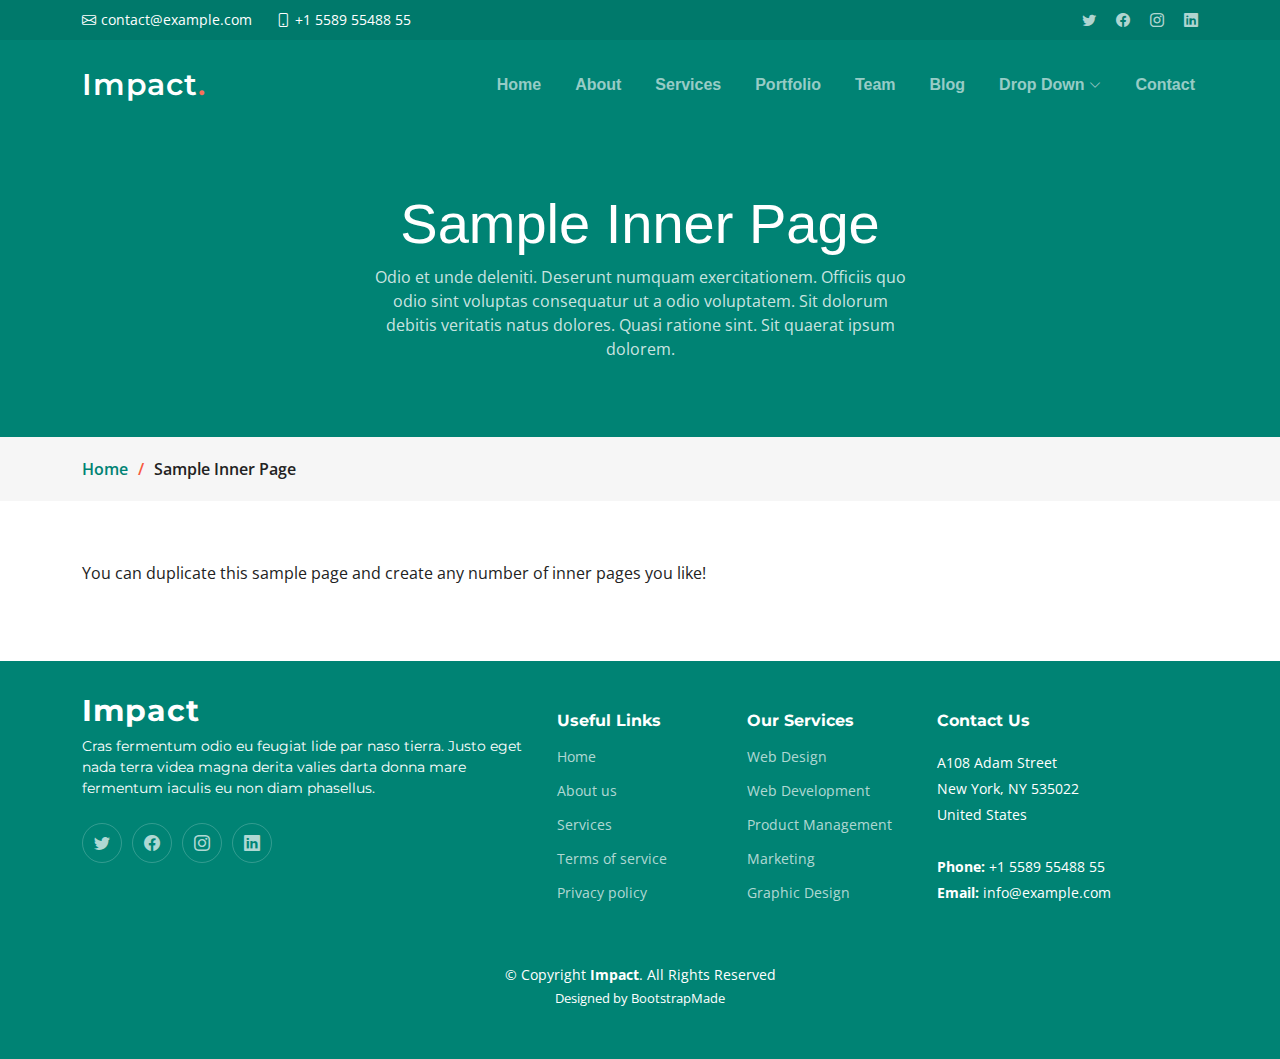
<file: Esesueno/sample-inner-page.html>
<!DOCTYPE html>
<html lang="en">

<head>
  <meta charset="utf-8">
  <meta content="width=device-width, initial-scale=1.0" name="viewport">

  <title>[Template] Sample Inner Page</title>
  <meta content="" name="description">
  <meta content="" name="keywords">

  <!-- Favicons -->
  <link href="assets/img/favicon.png" rel="icon">
  <link href="assets/img/apple-touch-icon.png" rel="apple-touch-icon">

  <!-- Google Fonts -->
  <link rel="preconnect" href="https://fonts.googleapis.com">
  <link rel="preconnect" href="https://fonts.gstatic.com" crossorigin>
  <link href="https://fonts.googleapis.com/css2?family=Open+Sans:ital,wght@0,300;0,400;0,500;0,600;0,700;1,300;1,400;1,600;1,700&family=Montserrat:ital,wght@0,300;0,400;0,500;0,600;0,700;1,300;1,400;1,500;1,600;1,700&family=Raleway:ital,wght@0,300;0,400;0,500;0,600;0,700;1,300;1,400;1,500;1,600;1,700&display=swap" rel="stylesheet">

  <!-- Vendor CSS Files -->
  <link href="assets/vendor/bootstrap/css/bootstrap.min.css" rel="stylesheet">
  <link href="assets/vendor/bootstrap-icons/bootstrap-icons.css" rel="stylesheet">
  <link href="assets/vendor/aos/aos.css" rel="stylesheet">
  <link href="assets/vendor/glightbox/css/glightbox.min.css" rel="stylesheet">
  <link href="assets/vendor/swiper/swiper-bundle.min.css" rel="stylesheet">

  <!-- Template Main CSS File -->
  <link href="assets/css/main.css" rel="stylesheet">

  <!-- =======================================================
  * Template Name: Impact
  * Updated: Jan 30 2024 with Bootstrap v5.3.2
  * Template URL: https://bootstrapmade.com/impact-bootstrap-business-website-template/
  * Author: BootstrapMade.com
  * License: https://bootstrapmade.com/license/
  ======================================================== -->
</head>

<body>

  <!-- ======= Header ======= -->
  <section id="topbar" class="topbar d-flex align-items-center">
    <div class="container d-flex justify-content-center justify-content-md-between">
      <div class="contact-info d-flex align-items-center">
        <i class="bi bi-envelope d-flex align-items-center"><a href="mailto:contact@example.com">contact@example.com</a></i>
        <i class="bi bi-phone d-flex align-items-center ms-4"><span>+1 5589 55488 55</span></i>
      </div>
      <div class="social-links d-none d-md-flex align-items-center">
        <a href="#" class="twitter"><i class="bi bi-twitter"></i></a>
        <a href="#" class="facebook"><i class="bi bi-facebook"></i></a>
        <a href="#" class="instagram"><i class="bi bi-instagram"></i></a>
        <a href="#" class="linkedin"><i class="bi bi-linkedin"></i></i></a>
      </div>
    </div>
  </section><!-- End Top Bar -->

  <header id="header" class="header d-flex align-items-center">

    <div class="container-fluid container-xl d-flex align-items-center justify-content-between">
      <a href="index.html" class="logo d-flex align-items-center">
        <!-- Uncomment the line below if you also wish to use an image logo -->
        <!-- <img src="assets/img/logo.png" alt=""> -->
        <h1>Impact<span>.</span></h1>
      </a>
      <nav id="navbar" class="navbar">
        <ul>
          <li><a href="#hero">Home</a></li>
          <li><a href="#about">About</a></li>
          <li><a href="#services">Services</a></li>
          <li><a href="#portfolio">Portfolio</a></li>
          <li><a href="#team">Team</a></li>
          <li><a href="blog.html">Blog</a></li>
          <li class="dropdown"><a href="#"><span>Drop Down</span> <i class="bi bi-chevron-down dropdown-indicator"></i></a>
            <ul>
              <li><a href="#">Drop Down 1</a></li>
              <li class="dropdown"><a href="#"><span>Deep Drop Down</span> <i class="bi bi-chevron-down dropdown-indicator"></i></a>
                <ul>
                  <li><a href="#">Deep Drop Down 1</a></li>
                  <li><a href="#">Deep Drop Down 2</a></li>
                  <li><a href="#">Deep Drop Down 3</a></li>
                  <li><a href="#">Deep Drop Down 4</a></li>
                  <li><a href="#">Deep Drop Down 5</a></li>
                </ul>
              </li>
              <li><a href="#">Drop Down 2</a></li>
              <li><a href="#">Drop Down 3</a></li>
              <li><a href="#">Drop Down 4</a></li>
            </ul>
          </li>
          <li><a href="#contact">Contact</a></li>
        </ul>
      </nav><!-- .navbar -->

      <i class="mobile-nav-toggle mobile-nav-show bi bi-list"></i>
      <i class="mobile-nav-toggle mobile-nav-hide d-none bi bi-x"></i>

    </div>
  </header><!-- End Header -->
  <!-- End Header -->

  <main id="main">

    <!-- ======= Breadcrumbs ======= -->
    <div class="breadcrumbs">
      <div class="page-header d-flex align-items-center" style="background-image: url('');">
        <div class="container position-relative">
          <div class="row d-flex justify-content-center">
            <div class="col-lg-6 text-center">
              <h2>Sample Inner Page</h2>
              <p>Odio et unde deleniti. Deserunt numquam exercitationem. Officiis quo odio sint voluptas consequatur ut a odio voluptatem. Sit dolorum debitis veritatis natus dolores. Quasi ratione sint. Sit quaerat ipsum dolorem.</p>
            </div>
          </div>
        </div>
      </div>
      <nav>
        <div class="container">
          <ol>
            <li><a href="index.html">Home</a></li>
            <li>Sample Inner Page</li>
          </ol>
        </div>
      </nav>
    </div><!-- End Breadcrumbs -->

    <section class="sample-page">
      <div class="container" data-aos="fade-up">

        <p>
          You can duplicate this sample page and create any number of inner pages you like!
        </p>

      </div>
    </section>

  </main><!-- End #main -->

  <!-- ======= Footer ======= -->
  <footer id="footer" class="footer">

    <div class="container">
      <div class="row gy-4">
        <div class="col-lg-5 col-md-12 footer-info">
          <a href="index.html" class="logo d-flex align-items-center">
            <span>Impact</span>
          </a>
          <p>Cras fermentum odio eu feugiat lide par naso tierra. Justo eget nada terra videa magna derita valies darta donna mare fermentum iaculis eu non diam phasellus.</p>
          <div class="social-links d-flex mt-4">
            <a href="#" class="twitter"><i class="bi bi-twitter"></i></a>
            <a href="#" class="facebook"><i class="bi bi-facebook"></i></a>
            <a href="#" class="instagram"><i class="bi bi-instagram"></i></a>
            <a href="#" class="linkedin"><i class="bi bi-linkedin"></i></a>
          </div>
        </div>

        <div class="col-lg-2 col-6 footer-links">
          <h4>Useful Links</h4>
          <ul>
            <li><a href="#">Home</a></li>
            <li><a href="#">About us</a></li>
            <li><a href="#">Services</a></li>
            <li><a href="#">Terms of service</a></li>
            <li><a href="#">Privacy policy</a></li>
          </ul>
        </div>

        <div class="col-lg-2 col-6 footer-links">
          <h4>Our Services</h4>
          <ul>
            <li><a href="#">Web Design</a></li>
            <li><a href="#">Web Development</a></li>
            <li><a href="#">Product Management</a></li>
            <li><a href="#">Marketing</a></li>
            <li><a href="#">Graphic Design</a></li>
          </ul>
        </div>

        <div class="col-lg-3 col-md-12 footer-contact text-center text-md-start">
          <h4>Contact Us</h4>
          <p>
            A108 Adam Street <br>
            New York, NY 535022<br>
            United States <br><br>
            <strong>Phone:</strong> +1 5589 55488 55<br>
            <strong>Email:</strong> info@example.com<br>
          </p>

        </div>

      </div>
    </div>

    <div class="container mt-4">
      <div class="copyright">
        &copy; Copyright <strong><span>Impact</span></strong>. All Rights Reserved
      </div>
      <div class="credits">
        <!-- All the links in the footer should remain intact. -->
        <!-- You can delete the links only if you purchased the pro version. -->
        <!-- Licensing information: https://bootstrapmade.com/license/ -->
        <!-- Purchase the pro version with working PHP/AJAX contact form: https://bootstrapmade.com/impact-bootstrap-business-website-template/ -->
        Designed by <a href="https://bootstrapmade.com/">BootstrapMade</a>
      </div>
    </div>

  </footer><!-- End Footer -->
  <!-- End Footer -->

  <a href="#" class="scroll-top d-flex align-items-center justify-content-center"><i class="bi bi-arrow-up-short"></i></a>

  <div id="preloader"></div>

  <!-- Vendor JS Files -->
  <script src="assets/vendor/bootstrap/js/bootstrap.bundle.min.js"></script>
  <script src="assets/vendor/aos/aos.js"></script>
  <script src="assets/vendor/glightbox/js/glightbox.min.js"></script>
  <script src="assets/vendor/purecounter/purecounter_vanilla.js"></script>
  <script src="assets/vendor/swiper/swiper-bundle.min.js"></script>
  <script src="assets/vendor/isotope-layout/isotope.pkgd.min.js"></script>
  <script src="assets/vendor/php-email-form/validate.js"></script>

  <!-- Template Main JS File -->
  <script src="assets/js/main.js"></script>

</body>

</html>
</file>
<file: EseSueno v1/container.css>
.container{
--bs-gutter-x: 1.5rem;
--bs-gutter-y: 0;
width: 100%;
padding-right: calc(var(--bs-gutter-x) * .5);
padding-left: calc(var(--bs-gutter-x) * .5);
margin-right: auto;
margin-left: auto;
}


.hero{
    background-color: aqua;
}


.test{
    height: 50vh;
    display: grid;
    gap: 2rem;
    grid-template-columns: 1fr 1fr 1.5fr;
    grid-template-rows: 1fr 1fr;
}

.information{
    font-size: 5rem;
    color: white;
    font-family: Arial, Helvetica, sans-serif;
    background-color: blueviolet;
    display: flex;
    align-items: center;
    justify-content: center;
}

.info{
    background-color: #E58331;
      /* Solution */
      grid-area: 1 / 3 / 3 / 4
}

.procedure{
    background-color: #00B9FF;
    grid-column: span 2;
}

.simulation{
    background-color: #03989E;
      grid-area: 2 / 1 / 3 / 3;
}
</file>
<file: Esesueno/assets/css/main.css>
/**
* Template Name: Impact
* Updated: Jan 30 2024 with Bootstrap v5.3.2
* Template URL: https://bootstrapmade.com/impact-bootstrap-business-website-template/
* Author: BootstrapMade.com
* License: https://bootstrapmade.com/license/
*/

/*--------------------------------------------------------------
# Set main reusable colors and fonts using CSS variables
# Learn more about CSS variables at https://developer.mozilla.org/en-US/docs/Web/CSS/Using_CSS_custom_properties
--------------------------------------------------------------*/
/* Fonts */
:root {
  --font-default: "Open Sans", system-ui, -apple-system, "Segoe UI", Roboto, "Helvetica Neue", Arial, "Noto Sans", "Liberation Sans", sans-serif, "Apple Color Emoji", "Segoe UI Emoji", "Segoe UI Symbol", "Noto Color Emoji";
  --font-primary: "Montserrat", sans-serif;
  --font-secondary: "Poppins", sans-serif;
}

/* Colors */
:root {
  --color-default: #222222;
  --color-primary: #008374;
  --color-secondary: #f85a40;
}

/* Smooth scroll behavior */
:root {
  scroll-behavior: smooth;
}

/*--------------------------------------------------------------
# General
--------------------------------------------------------------*/
body {
  font-family: var(--font-default);
  color: var(--color-default);
}

a {
  color: var(--color-primary);
  text-decoration: none;
}

a:hover {
  color: #00b6a1;
  text-decoration: none;
}

h1,
h2,
h3,
h4,
h5,
h6 {
  font-family: var(--font-primary);
}

/*--------------------------------------------------------------
# Sections & Section Header
--------------------------------------------------------------*/
section {
  padding: 60px 0;
  overflow: hidden;
  scroll-margin-top: 70px;
  overflow: clip;
}

.sections-bg {
  background-color: #f6f6f6;
}

.section-header {
  text-align: center;
  padding-bottom: 60px;
}

.section-header h2 {
  font-size: 32px;
  font-weight: 600;
  margin-bottom: 20px;
  padding-bottom: 20px;
  position: relative;
}

.section-header h2:after {
  content: "";
  position: absolute;
  display: block;
  width: 50px;
  height: 3px;
  background: var(--color-primary);
  left: 0;
  right: 0;
  bottom: 0;
  margin: auto;
}

.section-header p {
  margin-bottom: 0;
  color: #6f6f6f;
}

/*--------------------------------------------------------------
# Breadcrumbs
--------------------------------------------------------------*/
.breadcrumbs .page-header {
  padding: 60px 0 60px 0;
  min-height: 20vh;
  position: relative;
  background-color: var(--color-primary);
}

.breadcrumbs .page-header h2 {
  font-size: 56px;
  font-weight: 500;
  color: #fff;
  font-family: var(--font-secondary);
}

.breadcrumbs .page-header p {
  color: rgba(255, 255, 255, 0.8);
}

.breadcrumbs nav {
  background-color: #f6f6f6;
  padding: 20px 0;
}

.breadcrumbs nav ol {
  display: flex;
  flex-wrap: wrap;
  list-style: none;
  margin: 0;
  padding: 0;
  font-size: 16px;
  font-weight: 600;
  color: var(--color-default);
}

.breadcrumbs nav ol a {
  color: var(--color-primary);
  transition: 0.3s;
}

.breadcrumbs nav ol a:hover {
  text-decoration: underline;
}

.breadcrumbs nav ol li+li {
  padding-left: 10px;
}

.breadcrumbs nav ol li+li::before {
  display: inline-block;
  padding-right: 10px;
  color: var(--color-secondary);
  content: "/";
}

/*--------------------------------------------------------------
# Scroll top button
--------------------------------------------------------------*/
.scroll-top {
  position: fixed;
  visibility: hidden;
  opacity: 0;
  right: 15px;
  bottom: -15px;
  z-index: 99999;
  background: var(--color-secondary);
  width: 44px;
  height: 44px;
  border-radius: 50px;
  transition: all 0.4s;
}

.scroll-top i {
  font-size: 24px;
  color: #fff;
  line-height: 0;
}

.scroll-top:hover {
  background: rgba(248, 90, 64, 0.8);
  color: #fff;
}

.scroll-top.active {
  visibility: visible;
  opacity: 1;
  bottom: 15px;
}

/*--------------------------------------------------------------
# Preloader
--------------------------------------------------------------*/
#preloader {
  position: fixed;
  inset: 0;
  z-index: 999999;
  overflow: hidden;
  background: #fff;
  transition: all 0.6s ease-out;
}

#preloader:before {
  content: "";
  position: fixed;
  top: calc(50% - 30px);
  left: calc(50% - 30px);
  border: 6px solid #fff;
  border-color: var(--color-primary) transparent var(--color-primary) transparent;
  border-radius: 50%;
  width: 60px;
  height: 60px;
  animation: animate-preloader 1.5s linear infinite;
}

@keyframes animate-preloader {
  0% {
    transform: rotate(0deg);
  }

  100% {
    transform: rotate(360deg);
  }
}

/*--------------------------------------------------------------
# Disable aos animation delay on mobile devices
--------------------------------------------------------------*/
@media screen and (max-width: 768px) {
  [data-aos-delay] {
    transition-delay: 0 !important;
  }
}

/*--------------------------------------------------------------
# Header
--------------------------------------------------------------*/
.topbar {
  background: #00796b;
  height: 40px;
  font-size: 14px;
  transition: all 0.5s;
  color: #fff;
  padding: 0;
}

.topbar .contact-info i {
  font-style: normal;
  color: #fff;
  line-height: 0;
}

.topbar .contact-info i a,
.topbar .contact-info i span {
  padding-left: 5px;
  color: #fff;
}

@media (max-width: 575px) {

  .topbar .contact-info i a,
  .topbar .contact-info i span {
    font-size: 13px;
  }
}

.topbar .contact-info i a {
  line-height: 0;
  transition: 0.3s;
}

.topbar .contact-info i a:hover {
  color: #fff;
  text-decoration: underline;
}

.topbar .social-links a {
  color: rgba(255, 255, 255, 0.7);
  line-height: 0;
  transition: 0.3s;
  margin-left: 20px;
}

.topbar .social-links a:hover {
  color: #fff;
}

.header {
  transition: all 0.5s;
  z-index: 997;
  height: 90px;
  background-color: var(--color-primary);
}

.header.sticked {
  position: fixed;
  top: 0;
  right: 0;
  left: 0;
  height: 70px;
  box-shadow: 0px 2px 20px rgba(0, 0, 0, 0.1);
}

.header .logo img {
  max-height: 40px;
  margin-right: 6px;
}

.header .logo h1 {
  font-size: 30px;
  margin: 0;
  font-weight: 600;
  letter-spacing: 0.8px;
  color: #fff;
  font-family: var(--font-primary);
}

.header .logo h1 span {
  color: #f96f59;
}

.sticked-header-offset {
  margin-top: 70px;
}

/*--------------------------------------------------------------
# Desktop Navigation
--------------------------------------------------------------*/
@media (min-width: 1280px) {
  .navbar {
    padding: 0;
  }

  .navbar ul {
    margin: 0;
    padding: 0;
    display: flex;
    list-style: none;
    align-items: center;
  }

  .navbar li {
    position: relative;
  }

  .navbar>ul>li {
    white-space: nowrap;
    padding: 10px 0 10px 28px;
  }

  .navbar a,
  .navbar a:focus {
    display: flex;
    align-items: center;
    justify-content: space-between;
    padding: 0 3px;
    font-family: var(--font-secondary);
    font-size: 16px;
    font-weight: 600;
    color: rgba(255, 255, 255, 0.6);
    white-space: nowrap;
    transition: 0.3s;
    position: relative;
  }

  .navbar a i,
  .navbar a:focus i {
    font-size: 12px;
    line-height: 0;
    margin-left: 5px;
  }

  .navbar>ul>li>a:before {
    content: "";
    position: absolute;
    width: 100%;
    height: 2px;
    bottom: -6px;
    left: 0;
    background-color: var(--color-secondary);
    visibility: hidden;
    width: 0px;
    transition: all 0.3s ease-in-out 0s;
  }

  .navbar a:hover:before,
  .navbar li:hover>a:before,
  .navbar .active:before {
    visibility: visible;
    width: 100%;
  }

  .navbar a:hover,
  .navbar .active,
  .navbar .active:focus,
  .navbar li:hover>a {
    color: #fff;
  }

  .navbar .dropdown ul {
    display: block;
    position: absolute;
    left: 28px;
    top: calc(100% + 30px);
    margin: 0;
    padding: 10px 0;
    z-index: 99;
    opacity: 0;
    visibility: hidden;
    background: #fff;
    box-shadow: 0px 0px 30px rgba(127, 137, 161, 0.25);
    transition: 0.3s;
    border-radius: 4px;
  }

  .navbar .dropdown ul li {
    min-width: 200px;
  }

  .navbar .dropdown ul a {
    padding: 10px 20px;
    font-size: 15px;
    text-transform: none;
    font-weight: 600;
    color: #006a5d;
  }

  .navbar .dropdown ul a i {
    font-size: 12px;
  }

  .navbar .dropdown ul a:hover,
  .navbar .dropdown ul .active:hover,
  .navbar .dropdown ul li:hover>a {
    color: var(--color-secondary);
  }

  .navbar .dropdown:hover>ul {
    opacity: 1;
    top: 100%;
    visibility: visible;
  }

  .navbar .dropdown .dropdown ul {
    top: 0;
    left: calc(100% - 30px);
    visibility: hidden;
  }

  .navbar .dropdown .dropdown:hover>ul {
    opacity: 1;
    top: 0;
    left: 100%;
    visibility: visible;
  }
}

@media (min-width: 1280px) and (max-width: 1366px) {
  .navbar .dropdown .dropdown ul {
    left: -90%;
  }

  .navbar .dropdown .dropdown:hover>ul {
    left: -100%;
  }
}

@media (min-width: 1280px) {

  .mobile-nav-show,
  .mobile-nav-hide {
    display: none;
  }
}

/*--------------------------------------------------------------
# Mobile Navigation
--------------------------------------------------------------*/
@media (max-width: 1279px) {
  .navbar {
    position: fixed;
    top: 0;
    right: -100%;
    width: 100%;
    max-width: 400px;
    bottom: 0;
    transition: 0.3s;
    z-index: 9997;
  }

  .navbar ul {
    position: absolute;
    inset: 0;
    padding: 50px 0 10px 0;
    margin: 0;
    background: rgba(0, 131, 116, 0.9);
    overflow-y: auto;
    transition: 0.3s;
    z-index: 9998;
  }

  .navbar a,
  .navbar a:focus {
    display: flex;
    align-items: center;
    justify-content: space-between;
    padding: 10px 20px;
    font-family: var(--font-primary);
    font-size: 15px;
    font-weight: 600;
    color: rgba(255, 255, 255, 0.7);
    white-space: nowrap;
    transition: 0.3s;
  }

  .navbar a i,
  .navbar a:focus i {
    font-size: 12px;
    line-height: 0;
    margin-left: 5px;
  }

  .navbar a:hover,
  .navbar .active,
  .navbar .active:focus,
  .navbar li:hover>a {
    color: #fff;
  }

  .navbar .getstarted,
  .navbar .getstarted:focus {
    background: var(--color-primary);
    padding: 8px 20px;
    border-radius: 4px;
    margin: 15px;
    color: #fff;
  }

  .navbar .getstarted:hover,
  .navbar .getstarted:focus:hover {
    color: #fff;
    background: rgba(0, 131, 116, 0.8);
  }

  .navbar .dropdown ul,
  .navbar .dropdown .dropdown ul {
    position: static;
    display: none;
    padding: 10px 0;
    margin: 10px 20px;
    transition: all 0.5s ease-in-out;
    background-color: #007466;
    border: 1px solid #006459;
  }

  .navbar .dropdown>.dropdown-active,
  .navbar .dropdown .dropdown>.dropdown-active {
    display: block;
  }

  .mobile-nav-show {
    color: rgba(255, 255, 255, 0.6);
    font-size: 28px;
    cursor: pointer;
    line-height: 0;
    transition: 0.5s;
    z-index: 9999;
    margin-right: 10px;
  }

  .mobile-nav-hide {
    color: #fff;
    font-size: 32px;
    cursor: pointer;
    line-height: 0;
    transition: 0.5s;
    position: fixed;
    right: 20px;
    top: 20px;
    z-index: 9999;
  }

  .mobile-nav-active {
    overflow: hidden;
  }

  .mobile-nav-active .navbar {
    right: 0;
  }

  .mobile-nav-active .navbar:before {
    content: "";
    position: fixed;
    inset: 0;
    background: rgba(0, 106, 93, 0.8);
    z-index: 9996;
  }
}

/*--------------------------------------------------------------
# About Us Section
--------------------------------------------------------------*/
.about h3 {
  font-weight: 700;
  font-size: 28px;
  margin-bottom: 20px;
  font-family: var(--font-secondary);
}

.about .call-us {
  left: 10%;
  right: 10%;
  bottom: 0;
  background-color: #fff;
  box-shadow: 0px 2px 25px rgba(0, 0, 0, 0.08);
  padding: 20px;
  text-align: center;
}

.about .call-us h4 {
  font-size: 24px;
  font-weight: 700;
  margin-bottom: 5px;
}

.about .call-us p {
  font-size: 28px;
  font-weight: 700;
  color: var(--color-primary);
}

.about .content ul {
  list-style: none;
  padding: 0;
}

.about .content ul li {
  padding: 0 0 10px 30px;
  position: relative;
}

.about .content ul i {
  position: absolute;
  font-size: 20px;
  left: 0;
  top: -3px;
  color: var(--color-primary);
}

.about .content p:last-child {
  margin-bottom: 0;
}

.about .play-btn {
  width: 94px;
  height: 94px;
  background: radial-gradient(var(--color-primary) 50%, rgba(0, 131, 116, 0.4) 52%);
  border-radius: 50%;
  display: block;
  position: absolute;
  left: calc(50% - 47px);
  top: calc(50% - 47px);
  overflow: hidden;
}

.about .play-btn:before {
  content: "";
  position: absolute;
  width: 120px;
  height: 120px;
  animation-delay: 0s;
  animation: pulsate-btn 2s;
  animation-direction: forwards;
  animation-iteration-count: infinite;
  animation-timing-function: steps;
  opacity: 1;
  border-radius: 50%;
  border: 5px solid rgba(0, 131, 116, 0.7);
  top: -15%;
  left: -15%;
  background: rgba(198, 16, 0, 0);
}

.about .play-btn:after {
  content: "";
  position: absolute;
  left: 50%;
  top: 50%;
  transform: translateX(-40%) translateY(-50%);
  width: 0;
  height: 0;
  border-top: 10px solid transparent;
  border-bottom: 10px solid transparent;
  border-left: 15px solid #fff;
  z-index: 100;
  transition: all 400ms cubic-bezier(0.55, 0.055, 0.675, 0.19);
}

.about .play-btn:hover:before {
  content: "";
  position: absolute;
  left: 50%;
  top: 50%;
  transform: translateX(-40%) translateY(-50%);
  width: 0;
  height: 0;
  border: none;
  border-top: 10px solid transparent;
  border-bottom: 10px solid transparent;
  border-left: 15px solid #fff;
  z-index: 200;
  animation: none;
  border-radius: 0;
}

.about .play-btn:hover:after {
  border-left: 15px solid var(--color-primary);
  transform: scale(20);
}

@keyframes pulsate-btn {
  0% {
    transform: scale(0.6, 0.6);
    opacity: 1;
  }

  100% {
    transform: scale(1, 1);
    opacity: 0;
  }
}

/*--------------------------------------------------------------
# Clients Section
--------------------------------------------------------------*/
.clients {
  padding: 40px 0;
}

.clients .swiper {
  padding: 10px 0;
}

.clients .swiper-slide img {
  transition: 0.3s;
}

.clients .swiper-slide img:hover {
  transform: scale(1.1);
}

.clients .swiper-pagination {
  margin-top: 20px;
  position: relative;
}

.clients .swiper-pagination .swiper-pagination-bullet {
  width: 12px;
  height: 12px;
  background-color: #fff;
  opacity: 1;
  background-color: #ddd;
}

.clients .swiper-pagination .swiper-pagination-bullet-active {
  background-color: var(--color-primary);
}

/*--------------------------------------------------------------
# Stats Counter Section
--------------------------------------------------------------*/
.stats-counter {
  padding: 40px 0;
}

.stats-counter .stats-item {
  padding: 20px 0;
  border-bottom: 1px solid #e4e4e4;
}

.stats-counter .stats-item .purecounter {
  min-width: 90px;
  padding-right: 15px;
}

.stats-counter .stats-item i {
  font-size: 44px;
  line-height: 0;
  margin-right: 15px;
}

.stats-counter .stats-item span {
  font-size: 40px;
  display: block;
  font-weight: 700;
  color: var(--color-primary);
  line-height: 40px;
}

.stats-counter .stats-item p {
  margin: 0;
  font-family: var(--font-primary);
  font-size: 14px;
}

/*--------------------------------------------------------------
# Call To Action Section
--------------------------------------------------------------*/
.call-to-action .container {
  background: linear-gradient(rgba(0, 0, 0, 0.5), rgba(0, 0, 0, 0.5)), url("../img/cta-bg.jpg") center center;
  background-size: cover;
  padding: 100px 60px;
  border-radius: 15px;
  overflow: hidden;
}

.call-to-action h3 {
  color: #fff;
  font-size: 28px;
  font-weight: 700;
  margin-bottom: 20px;
}

.call-to-action p {
  color: #fff;
  margin-bottom: 20px;
}

.call-to-action .play-btn {
  width: 94px;
  height: 94px;
  margin-bottom: 20px;
  background: radial-gradient(var(--color-primary) 50%, rgba(0, 131, 116, 0.4) 52%);
  border-radius: 50%;
  display: inline-block;
  position: relative;
  overflow: hidden;
}

.call-to-action .play-btn:before {
  content: "";
  position: absolute;
  width: 120px;
  height: 120px;
  animation-delay: 0s;
  animation: pulsate-btn 2s;
  animation-direction: forwards;
  animation-iteration-count: infinite;
  animation-timing-function: steps;
  opacity: 1;
  border-radius: 50%;
  border: 5px solid rgba(0, 131, 116, 0.7);
  top: -15%;
  left: -15%;
  background: rgba(198, 16, 0, 0);
}

.call-to-action .play-btn:after {
  content: "";
  position: absolute;
  left: 50%;
  top: 50%;
  transform: translateX(-40%) translateY(-50%);
  width: 0;
  height: 0;
  border-top: 10px solid transparent;
  border-bottom: 10px solid transparent;
  border-left: 15px solid #fff;
  z-index: 100;
  transition: all 400ms cubic-bezier(0.55, 0.055, 0.675, 0.19);
}

.call-to-action .play-btn:hover:before {
  content: "";
  position: absolute;
  left: 50%;
  top: 50%;
  transform: translateX(-40%) translateY(-50%);
  width: 0;
  height: 0;
  border: none;
  border-top: 10px solid transparent;
  border-bottom: 10px solid transparent;
  border-left: 15px solid #fff;
  z-index: 200;
  animation: none;
  border-radius: 0;
}

.call-to-action .play-btn:hover:after {
  border-left: 15px solid var(--color-primary);
  transform: scale(20);
}

.call-to-action .cta-btn {
  font-family: var(--font-primary);
  font-weight: 500;
  font-size: 16px;
  letter-spacing: 1px;
  display: inline-block;
  padding: 12px 48px;
  border-radius: 50px;
  transition: 0.5s;
  margin: 10px;
  border: 2px solid #fff;
  color: #fff;
}

.call-to-action .cta-btn:hover {
  background: var(--color-primary);
  border: 2px solid var(--color-primary);
}

@keyframes pulsate-btn {
  0% {
    transform: scale(0.6, 0.6);
    opacity: 1;
  }

  100% {
    transform: scale(1, 1);
    opacity: 0;
  }
}

/*--------------------------------------------------------------
# Our Services Section
--------------------------------------------------------------*/
.services {
  padding: 60px 0;
}

.services .service-item {
  padding: 40px;
  background: #fff;
  height: 100%;
  border-radius: 10px;
}

.services .service-item .icon {
  width: 48px;
  height: 48px;
  position: relative;
  margin-bottom: 50px;
}

.services .service-item .icon i {
  color: var(--color-default);
  font-size: 56px;
  transition: ease-in-out 0.3s;
  z-index: 2;
  position: relative;
}

.services .service-item .icon:before {
  position: absolute;
  content: "";
  height: 100%;
  width: 100%;
  background: #eeeeee;
  border-radius: 50px;
  z-index: 1;
  top: 10px;
  right: -20px;
  transition: 0.3s;
}

.services .service-item h3 {
  color: var(--color-default);
  font-weight: 700;
  margin: 0 0 20px 0;
  padding-bottom: 8px;
  font-size: 22px;
  position: relative;
  display: inline-block;
  border-bottom: 4px solid #eeeeee;
  transition: 0.3s;
}

.services .service-item p {
  line-height: 24px;
  font-size: 14px;
  margin-bottom: 0;
}

.services .service-item .readmore {
  margin-top: 15px;
  display: inline-block;
  color: var(--color-primary);
}

.services .service-item:hover .icon:before {
  background: #00b6a1;
}

.services .service-item:hover h3 {
  border-color: var(--color-primary);
}

/*--------------------------------------------------------------
# Testimonials Section
--------------------------------------------------------------*/
.testimonials .testimonial-wrap {
  padding-left: 10px;
}

.testimonials .testimonial-item {
  box-sizing: content-box;
  padding: 30px;
  margin: 30px 10px;
  box-shadow: 0px 0 15px rgba(0, 0, 0, 0.1);
  position: relative;
  background: #fff;
  border-radius: 10px;
}

.testimonials .testimonial-item .testimonial-img {
  width: 90px;
  border-radius: 50px;
  margin-right: 15px;
}

.testimonials .testimonial-item h3 {
  font-size: 18px;
  font-weight: bold;
  margin: 10px 0 5px 0;
  color: #000;
}

.testimonials .testimonial-item h4 {
  font-size: 14px;
  color: #999;
  margin: 0;
}

.testimonials .testimonial-item .stars {
  margin: 10px 0;
}

.testimonials .testimonial-item .stars i {
  color: #ffc107;
  margin: 0 1px;
}

.testimonials .testimonial-item .quote-icon-left,
.testimonials .testimonial-item .quote-icon-right {
  color: #009d8b;
  font-size: 26px;
  line-height: 0;
}

.testimonials .testimonial-item .quote-icon-left {
  display: inline-block;
  left: -5px;
  position: relative;
}

.testimonials .testimonial-item .quote-icon-right {
  display: inline-block;
  right: -5px;
  position: relative;
  top: 10px;
  transform: scale(-1, -1);
}

.testimonials .testimonial-item p {
  font-style: italic;
  margin: 15px auto 15px auto;
}

.testimonials .swiper-pagination {
  margin-top: 20px;
  position: relative;
}

.testimonials .swiper-pagination .swiper-pagination-bullet {
  width: 12px;
  height: 12px;
  background-color: rgba(0, 0, 0, 0.2);
  opacity: 1;
}

.testimonials .swiper-pagination .swiper-pagination-bullet-active {
  background-color: var(--color-primary);
}

@media (max-width: 767px) {
  .testimonials .testimonial-wrap {
    padding-left: 0;
  }

  .testimonials .testimonial-item {
    padding: 30px;
    margin: 15px;
  }

  .testimonials .testimonial-item .testimonial-img {
    position: static;
    left: auto;
  }
}

/*--------------------------------------------------------------
# Portfolio Section
--------------------------------------------------------------*/
.portfolio .portfolio-flters {
  padding: 0 0 20px 0;
  margin: 0 auto;
  list-style: none;
  text-align: center;
}

.portfolio .portfolio-flters li {
  cursor: pointer;
  display: inline-block;
  padding: 0;
  font-size: 18px;
  font-weight: 500;
  margin: 0 10px;
  line-height: 1;
  transition: all 0.3s ease-in-out;
}

.portfolio .portfolio-flters li:hover,
.portfolio .portfolio-flters li.filter-active {
  color: var(--color-primary);
}

.portfolio .portfolio-flters li:first-child {
  margin-left: 0;
}

.portfolio .portfolio-flters li:last-child {
  margin-right: 0;
}

@media (max-width: 575px) {
  .portfolio .portfolio-flters li {
    font-size: 14px;
    margin: 0 5px;
  }
}

.portfolio .portfolio-wrap {
  box-shadow: 0px 10px 30px rgba(0, 0, 0, 0.1);
  border-radius: 10px;
  height: 100%;
  overflow: hidden;
}

.portfolio .portfolio-wrap img {
  transition: 0.3s;
  position: relative;
  z-index: 1;
}

.portfolio .portfolio-wrap .portfolio-info {
  padding: 25px 20px;
  background-color: #fff;
  position: relative;
  border-top: 1px solid #f3f3f3;
  z-index: 2;
}

.portfolio .portfolio-wrap .portfolio-info h4 {
  font-size: 18px;
  font-weight: 600;
  padding-right: 50px;
}

.portfolio .portfolio-wrap .portfolio-info h4 a {
  color: var(--color-default);
  transition: 0.3s;
}

.portfolio .portfolio-wrap .portfolio-info h4 a:hover {
  color: var(--color-primary);
}

.portfolio .portfolio-wrap .portfolio-info p {
  color: #6c757d;
  font-size: 14px;
  margin-bottom: 0;
  padding-right: 50px;
}

.portfolio .portfolio-wrap:hover img {
  transform: scale(1.1);
}

/*--------------------------------------------------------------
# Portfolio Details Section
--------------------------------------------------------------*/
.portfolio-details .portfolio-details-slider img {
  width: 100%;
}

.portfolio-details .portfolio-details-slider .swiper-pagination .swiper-pagination-bullet {
  width: 12px;
  height: 12px;
  background-color: rgba(255, 255, 255, 0.7);
  opacity: 1;
}

.portfolio-details .portfolio-details-slider .swiper-pagination .swiper-pagination-bullet-active {
  background-color: var(--color-primary);
}

.portfolio-details .swiper-button-prev,
.portfolio-details .swiper-button-next {
  width: 48px;
  height: 48px;
}

.portfolio-details .swiper-button-prev:after,
.portfolio-details .swiper-button-next:after {
  color: rgba(255, 255, 255, 0.8);
  background-color: rgba(0, 0, 0, 0.2);
  font-size: 24px;
  border-radius: 50%;
  width: 48px;
  height: 48px;
  display: flex;
  align-items: center;
  justify-content: center;
  transition: 0.3s;
}

.portfolio-details .swiper-button-prev:hover:after,
.portfolio-details .swiper-button-next:hover:after {
  background-color: rgba(0, 0, 0, 0.6);
}

@media (max-width: 575px) {

  .portfolio-details .swiper-button-prev,
  .portfolio-details .swiper-button-next {
    display: none;
  }
}

.portfolio-details .portfolio-info h3 {
  font-size: 22px;
  font-weight: 700;
  margin-bottom: 20px;
  padding-bottom: 20px;
  position: relative;
}

.portfolio-details .portfolio-info h3:after {
  content: "";
  position: absolute;
  display: block;
  width: 50px;
  height: 3px;
  background: var(--color-primary);
  left: 0;
  bottom: 0;
}

.portfolio-details .portfolio-info ul {
  list-style: none;
  padding: 0;
  font-size: 15px;
}

.portfolio-details .portfolio-info ul li {
  display: flex;
  flex-direction: column;
  padding-bottom: 15px;
  font-size: 16px;
}

.portfolio-details .portfolio-info ul strong {
  text-transform: uppercase;
  font-weight: 400;
  color: #9c9c9c;
  font-size: 12px;
}

.portfolio-details .portfolio-info .btn-visit {
  padding: 8px 40px;
  background: var(--color-primary);
  color: #fff;
  border-radius: 50px;
  transition: 0.3s;
}

.portfolio-details .portfolio-info .btn-visit:hover {
  background: #009d8b;
}

.portfolio-details .portfolio-description h2 {
  font-size: 26px;
  font-weight: 700;
  margin-bottom: 20px;
}

.portfolio-details .portfolio-description p {
  padding: 0;
}

.portfolio-details .portfolio-description .testimonial-item {
  padding: 30px 30px 0 30px;
  position: relative;
  background: white;
  height: 100%;
  margin-bottom: 50px;
}

.portfolio-details .portfolio-description .testimonial-item .testimonial-img {
  width: 90px;
  border-radius: 50px;
  border: 6px solid #fff;
  float: left;
  margin: 0 10px 0 0;
}

.portfolio-details .portfolio-description .testimonial-item h3 {
  font-size: 18px;
  font-weight: bold;
  margin: 15px 0 5px 0;
  padding-top: 20px;
}

.portfolio-details .portfolio-description .testimonial-item h4 {
  font-size: 14px;
  color: #6c757d;
  margin: 0;
}

.portfolio-details .portfolio-description .testimonial-item .quote-icon-left,
.portfolio-details .portfolio-description .testimonial-item .quote-icon-right {
  color: #009d8b;
  font-size: 26px;
  line-height: 0;
}

.portfolio-details .portfolio-description .testimonial-item .quote-icon-left {
  display: inline-block;
  left: -5px;
  position: relative;
}

.portfolio-details .portfolio-description .testimonial-item .quote-icon-right {
  display: inline-block;
  right: -5px;
  position: relative;
  top: 10px;
  transform: scale(-1, -1);
}

.portfolio-details .portfolio-description .testimonial-item p {
  font-style: italic;
  margin: 0 0 15px 0 0 0;
  padding: 0;
}

/*--------------------------------------------------------------
# Our Team Section
--------------------------------------------------------------*/
.team .member {
  text-align: center;
  background: #fff;
  border-radius: 10px;
  padding: 15px;
  overflow: hidden;
  box-shadow: 0px 2px 25px rgba(0, 0, 0, 0.1);
}

.team .member img {
  border-radius: 10px;
  overflow: hidden;
}

.team .member .member-content {
  padding: 0 20px 30px 20px;
}

.team .member h4 {
  font-weight: 700;
  margin-top: 16px;
  margin-bottom: 2px;
  font-size: 20px;
}

.team .member span {
  font-style: italic;
  display: block;
  font-size: 14px;
  color: #6c757d;
}

.team .member p {
  padding-top: 10px;
  font-size: 14px;
  font-style: italic;
  color: #6c757d;
}

.team .member .social {
  margin-top: 15px;
  margin-bottom: 10px;
  display: flex;
  align-items: center;
  justify-content: space-around;
}

.team .member .social a {
  color: #a2a2a2;
  transition: 0.3s;
  border-radius: 50%;
  width: 40px;
  height: 40px;
  display: flex;
  align-items: center;
  justify-content: center;
  border: 1px solid #bbbbbb;
}

.team .member .social a:hover {
  color: var(--color-primary);
  border-color: var(--color-primary);
}

.team .member .social i {
  font-size: 18px;
  margin: 0 2px;
}

/*--------------------------------------------------------------
# Pricing Section
--------------------------------------------------------------*/
.pricing .pricing-item {
  padding: 60px 40px;
  box-shadow: 0 3px 20px -2px rgba(108, 117, 125, 0.15);
  background: #fff;
  height: 100%;
  position: relative;
  border-radius: 15px;
}

.pricing h3 {
  font-weight: 600;
  margin-bottom: 15px;
  font-size: 20px;
  color: #555555;
  text-align: center;
}

.pricing .icon {
  margin: 30px auto 30px auto;
  width: 70px;
  height: 70px;
  background: var(--color-primary);
  border-radius: 50%;
  display: flex;
  align-items: center;
  justify-content: center;
  transition: 0.3s;
  transform-style: preserve-3d;
}

.pricing .icon i {
  color: #fff;
  font-size: 28px;
  transition: ease-in-out 0.3s;
  line-height: 0;
}

.pricing .icon::before {
  position: absolute;
  content: "";
  height: 86px;
  width: 86px;
  border-radius: 50%;
  background: #87c1bb;
  transition: all 0.3s ease-out 0s;
  transform: translateZ(-1px);
}

.pricing .icon::after {
  position: absolute;
  content: "";
  height: 102px;
  width: 102px;
  border-radius: 50%;
  background: #d2eeeb;
  transition: all 0.3s ease-out 0s;
  transform: translateZ(-2px);
}

.pricing h4 {
  font-size: 48px;
  color: var(--color-secondary);
  font-weight: 700;
  font-family: var(--font-secondary);
  margin-bottom: 0;
  text-align: center;
}

.pricing h4 sup {
  font-size: 28px;
}

.pricing h4 span {
  color: rgba(108, 117, 125, 0.8);
  font-size: 18px;
  font-weight: 400;
}

.pricing ul {
  padding: 20px 0;
  list-style: none;
  color: #6c757d;
  text-align: left;
  line-height: 20px;
}

.pricing ul li {
  padding: 10px 0;
  display: flex;
  align-items: center;
}

.pricing ul i {
  color: #059652;
  font-size: 24px;
  padding-right: 3px;
}

.pricing ul .na {
  color: rgba(108, 117, 125, 0.5);
}

.pricing ul .na i {
  color: rgba(108, 117, 125, 0.5);
}

.pricing ul .na span {
  text-decoration: line-through;
}

.pricing .buy-btn {
  display: inline-block;
  padding: 10px 40px;
  border-radius: 50px;
  color: var(--color-primary);
  border: 1px solid rgba(0, 131, 116, 0.2);
  transition: none;
  font-size: 16px;
  font-weight: 600;
  font-family: var(--font-primary);
  transition: 0.3s;
}

.pricing .buy-btn:hover {
  background: var(--color-primary);
  color: #fff;
}

.pricing .featured {
  z-index: 10;
  border: 3px solid var(--color-primary);
}

@media (min-width: 992px) {
  .pricing .featured {
    transform: scale(1.15);
  }
}

/*--------------------------------------------------------------
# Frequently Asked Questions Section
--------------------------------------------------------------*/
.faq .content h3 {
  font-weight: 400;
  font-size: 34px;
}

.faq .content h4 {
  font-size: 20px;
  font-weight: 700;
  margin-top: 5px;
}

.faq .content p {
  font-size: 15px;
  color: #6c757d;
}

.faq .accordion-item {
  border: 0;
  margin-bottom: 20px;
  box-shadow: 0px 5px 25px 0px rgba(0, 0, 0, 0.06);
  border-radius: 10px;
}

.faq .accordion-item:last-child {
  margin-bottom: 0;
}

.faq .accordion-collapse {
  border: 0;
}

.faq .accordion-button {
  padding: 20px 50px 20px 20px;
  font-weight: 600;
  border: 0;
  font-size: 18px;
  line-height: 24px;
  color: var(--color-default);
  text-align: left;
  background: #fff;
  box-shadow: none;
  border-radius: 10px;
}

.faq .accordion-button .num {
  padding-right: 10px;
  font-size: 20px;
  line-height: 0;
  color: var(--color-primary);
}

.faq .accordion-button:not(.collapsed) {
  color: var(--color-primary);
  border-bottom: 0;
  box-shadow: none;
}

.faq .accordion-button:after {
  position: absolute;
  right: 20px;
  top: 20px;
}

.faq .accordion-body {
  padding: 0 40px 30px 45px;
  border: 0;
  border-radius: 10px;
  background: #fff;
  box-shadow: none;
}

/*--------------------------------------------------------------
# Recent Blog Posts Section
--------------------------------------------------------------*/
.recent-posts article {
  box-shadow: 0 4px 16px rgba(0, 0, 0, 0.1);
  background-color: #fff;
  padding: 30px;
  height: 100%;
  border-radius: 10px;
  overflow: hidden;
}

.recent-posts .post-img {
  max-height: 240px;
  margin: -30px -30px 15px -30px;
  overflow: hidden;
}

.recent-posts .post-category {
  font-size: 16px;
  color: #6f6f6f;
  margin-bottom: 10px;
}

.recent-posts .title {
  font-size: 22px;
  font-weight: 700;
  padding: 0;
  margin: 0 0 20px 0;
}

.recent-posts .title a {
  color: var(--color-default);
  transition: 0.3s;
}

.recent-posts .title a:hover {
  color: var(--color-primary);
}

.recent-posts .post-author-img {
  width: 50px;
  border-radius: 50%;
  margin-right: 15px;
}

.recent-posts .post-author {
  font-weight: 600;
  margin-bottom: 5px;
}

.recent-posts .post-date {
  font-size: 14px;
  color: #3c3c3c;
  margin-bottom: 0;
}

/*--------------------------------------------------------------
# Contact Section
--------------------------------------------------------------*/
.contact .info-container {
  background-color: var(--color-primary);
  width: 300%;
  height: 100%;
  padding: 20px;
  border-radius: 10px 0 0 10px;
  box-shadow: 0px 2px 25px rgba(0, 0, 0, 0.1);
}

.contact .info-item {
  width: 100%;
  background-color: #009282;
  margin-bottom: 20px;
  padding: 20px;
  border-radius: 10px;
  color: #fff;
}

.contact .info-item:last-child {
  margin-bottom: 0;
}

.contact .info-item i {
  font-size: 20px;
  color: #fff;
  float: left;
  width: 44px;
  height: 44px;
  background-color: rgba(255, 255, 255, 0.2);
  display: flex;
  justify-content: center;
  align-items: center;
  border-radius: 50px;
  transition: all 0.3s ease-in-out;
  margin-right: 15px;
}

.contact .info-item h4 {
  padding: 0;
  font-size: 20px;
  font-weight: 600;
  margin-bottom: 5px;
}

.contact .info-item p {
  padding: 0;
  margin-bottom: 0;
  font-size: 14px;
}

.contact .info-item:hover i {
  background: #fff;
  color: var(--color-primary);
}

.contact .php-email-form {
  width: 100%;
  height: 100%;
  background: #fff;
  box-shadow: 0px 2px 25px rgba(0, 0, 0, 0.1);
  padding: 30px;
  border-radius: 0 10px 10px 0;
}

.contact .php-email-form .form-group {
  padding-bottom: 8px;
}

.contact .php-email-form .error-message {
  display: none;
  color: #fff;
  background: #df1529;
  text-align: left;
  padding: 15px;
  font-weight: 600;
}

.contact .php-email-form .error-message br+br {
  margin-top: 25px;
}

.contact .php-email-form .sent-message {
  display: none;
  color: #fff;
  background: #059652;
  text-align: center;
  padding: 15px;
  font-weight: 600;
}

.contact .php-email-form .loading {
  display: none;
  background: #fff;
  text-align: center;
  padding: 15px;
}

.contact .php-email-form .loading:before {
  content: "";
  display: inline-block;
  border-radius: 50%;
  width: 24px;
  height: 24px;
  margin: 0 10px -6px 0;
  border: 3px solid #059652;
  border-top-color: #fff;
  animation: animate-loading 1s linear infinite;
}

.contact .php-email-form input,
.contact .php-email-form textarea {
  border-radius: 0;
  box-shadow: none;
  font-size: 14px;
}

.contact .php-email-form input[type=text],
.contact .php-email-form input[type=email],
.contact .php-email-form textarea {
  padding: 12px 15px;
}

.contact .php-email-form input[type=text]:focus,
.contact .php-email-form input[type=email]:focus,
.contact .php-email-form textarea:focus {
  border-color: var(--color-primary);
}

.contact .php-email-form textarea {
  padding: 10px 12px;
}

.contact .php-email-form button[type=submit] {
  background: var(--color-primary);
  border: 0;
  padding: 14px 45px;
  color: #fff;
  transition: 0.4s;
  border-radius: 50px;
}

.contact .php-email-form button[type=submit]:hover {
  background: rgba(0, 131, 116, 0.8);
}

@keyframes animate-loading {
  0% {
    transform: rotate(0deg);
  }

  100% {
    transform: rotate(360deg);
  }
}

/*--------------------------------------------------------------
# Hero Section
--------------------------------------------------------------*/
.hero {
  width: 100%;
  position: relative;
  background: var(--color-primary);
  padding: 60px 0 0 0;
}

@media (min-width: 1365px) {
  .hero {
    background-attachment: fixed;
  }
}

.hero h2 {
  font-size: 48px;
  font-weight: 700;
  margin-bottom: 20px;
  color: #fff;
}

.hero p {
  color: rgba(255, 255, 255, 0.6);
  font-weight: 400;
  margin-bottom: 30px;
}

.hero .btn-get-started {
  font-family: var(--font-primary);
  font-weight: 500;
  font-size: 15px;
  letter-spacing: 1px;
  display: inline-block;
  padding: 14px 40px;
  border-radius: 50px;
  transition: 0.3s;
  color: #fff;
  background: rgba(255, 255, 255, 0.1);
  box-shadow: 0 0 15px rgba(0, 0, 0, 0.08);
  border: 2px solid rgba(255, 255, 255, 0.1);
}

.hero .btn-get-started:hover {
  border-color: rgba(255, 255, 255, 0.5);
}

.hero .btn-watch-video {
  font-size: 16px;
  transition: 0.5s;
  margin-left: 25px;
  color: #fff;
  font-weight: 600;
}

.hero .btn-watch-video i {
  color: rgba(255, 255, 255, 0.5);
  font-size: 32px;
  transition: 0.3s;
  line-height: 0;
  margin-right: 8px;
}

.hero .btn-watch-video:hover i {
  color: #fff;
}

@media (max-width: 640px) {
  .hero h2 {
    font-size: 36px;
  }

  .hero .btn-get-started,
  .hero .btn-watch-video {
    font-size: 14px;
  }
}

.hero .icon-boxes {
  padding-bottom: 60px;
}

@media (min-width: 1200px) {
  .hero .icon-boxes:before {
    content: "";
    position: absolute;
    bottom: 0;
    left: 0;
    right: 0;
    height: calc(50% + 20px);
    background-color: #fff;
  }
}

.hero .icon-box {
  padding: 60px 30px;
  position: relative;
  overflow: hidden;
  background: #008d7d;
  box-shadow: 0 0 29px 0 rgba(0, 0, 0, 0.08);
  transition: all 0.3s ease-in-out;
  border-radius: 8px;
  z-index: 1;
  height: 100%;
  width: 100%;
  text-align: center;
}

.hero .icon-box .title {
  font-weight: 700;
  margin-bottom: 15px;
  font-size: 24px;
}

.hero .icon-box .title a {
  color: #fff;
  transition: 0.3s;
}

.hero .icon-box .icon {
  margin-bottom: 20px;
  padding-top: 10px;
  display: inline-block;
  transition: all 0.3s ease-in-out;
  font-size: 48px;
  line-height: 1;
  color: rgba(255, 255, 255, 0.6);
}

.hero .icon-box:hover {
  background: #009786;
}

.hero .icon-box:hover .title a,
.hero .icon-box:hover .icon {
  color: #fff;
}

/*--------------------------------------------------------------
# Blog
--------------------------------------------------------------*/
.blog .blog-pagination {
  margin-top: 30px;
  color: #555555;
}

.blog .blog-pagination ul {
  display: flex;
  padding: 0;
  margin: 0;
  list-style: none;
}

.blog .blog-pagination li {
  margin: 0 5px;
  transition: 0.3s;
  border-radius: 10px;
}

.blog .blog-pagination li a {
  color: var(--color-default);
  padding: 7px 16px;
  display: flex;
  align-items: center;
  justify-content: center;
}

.blog .blog-pagination li.active,
.blog .blog-pagination li:hover {
  background: var(--color-primary);
  color: #fff;
}

.blog .blog-pagination li.active a,
.blog .blog-pagination li:hover a {
  color: var(--color-white);
}

/*--------------------------------------------------------------
# Blog Posts List
--------------------------------------------------------------*/
.blog .posts-list article {
  box-shadow: 0 4px 16px rgba(0, 0, 0, 0.1);
  padding: 30px;
  height: 100%;
  border-radius: 10px;
  overflow: hidden;
}

.blog .posts-list .post-img {
  max-height: 240px;
  margin: -30px -30px 15px -30px;
  overflow: hidden;
}

.blog .posts-list .post-category {
  font-size: 16px;
  color: #555555;
  margin-bottom: 10px;
}

.blog .posts-list .title {
  font-size: 22px;
  font-weight: 700;
  padding: 0;
  margin: 0 0 20px 0;
}

.blog .posts-list .title a {
  color: var(--color-default);
  transition: 0.3s;
}

.blog .posts-list .title a:hover {
  color: var(--color-primary);
}

.blog .posts-list .post-author-img {
  width: 50px;
  border-radius: 50%;
  margin-right: 15px;
}

.blog .posts-list .post-author-list {
  font-weight: 600;
  margin-bottom: 5px;
}

.blog .posts-list .post-date {
  font-size: 14px;
  color: #3c3c3c;
  margin-bottom: 0;
}

/*--------------------------------------------------------------
# Blog Details
--------------------------------------------------------------*/
.blog .blog-details {
  box-shadow: 0 4px 16px rgba(0, 0, 0, 0.1);
  padding: 30px;
  border-radius: 10px;
}

.blog .blog-details .post-img {
  margin: -30px -30px 20px -30px;
  overflow: hidden;
  border-radius: 10px 10px 0 0;
}

.blog .blog-details .title {
  font-size: 28px;
  font-weight: 700;
  padding: 0;
  margin: 20px 0 0 0;
  color: var(--color-default);
}

.blog .blog-details .content {
  margin-top: 20px;
}

.blog .blog-details .content h3 {
  font-size: 22px;
  margin-top: 30px;
  font-weight: bold;
}

.blog .blog-details .content blockquote {
  overflow: hidden;
  background-color: rgba(34, 34, 34, 0.06);
  padding: 60px;
  position: relative;
  text-align: center;
  margin: 20px 0;
}

.blog .blog-details .content blockquote p {
  color: var(--color-default);
  line-height: 1.6;
  margin-bottom: 0;
  font-style: italic;
  font-weight: 500;
  font-size: 22px;
}

.blog .blog-details .content blockquote:after {
  content: "";
  position: absolute;
  left: 0;
  top: 0;
  bottom: 0;
  width: 3px;
  background-color: var(--color-secondary);
  margin-top: 20px;
  margin-bottom: 20px;
}

.blog .blog-details .meta-top {
  margin-top: 20px;
  color: #6c757d;
}

.blog .blog-details .meta-top ul {
  display: flex;
  flex-wrap: wrap;
  list-style: none;
  align-items: center;
  padding: 0;
  margin: 0;
}

.blog .blog-details .meta-top ul li+li {
  padding-left: 20px;
}

.blog .blog-details .meta-top i {
  font-size: 16px;
  margin-right: 8px;
  line-height: 0;
  color: var(--color-primary);
}

.blog .blog-details .meta-top a {
  color: #6c757d;
  font-size: 14px;
  display: inline-block;
  line-height: 1;
}

.blog .blog-details .meta-bottom {
  padding-top: 10px;
  border-top: 1px solid rgba(34, 34, 34, 0.15);
}

.blog .blog-details .meta-bottom i {
  color: #555555;
  display: inline;
}

.blog .blog-details .meta-bottom a {
  color: rgba(34, 34, 34, 0.8);
  transition: 0.3s;
}

.blog .blog-details .meta-bottom a:hover {
  color: var(--color-primary);
}

.blog .blog-details .meta-bottom .cats {
  list-style: none;
  display: inline;
  padding: 0 20px 0 0;
  font-size: 14px;
}

.blog .blog-details .meta-bottom .cats li {
  display: inline-block;
}

.blog .blog-details .meta-bottom .tags {
  list-style: none;
  display: inline;
  padding: 0;
  font-size: 14px;
}

.blog .blog-details .meta-bottom .tags li {
  display: inline-block;
}

.blog .blog-details .meta-bottom .tags li+li::before {
  padding-right: 6px;
  color: var(--color-default);
  content: ",";
}

.blog .blog-details .meta-bottom .share {
  font-size: 16px;
}

.blog .blog-details .meta-bottom .share i {
  padding-left: 5px;
}

.blog .post-author {
  padding: 20px;
  margin-top: 30px;
  box-shadow: 0 4px 16px rgba(0, 0, 0, 0.1);
  border-radius: 10px;
}

.blog .post-author img {
  max-width: 120px;
  margin-right: 20px;
}

.blog .post-author h4 {
  font-weight: 600;
  font-size: 22px;
  margin-bottom: 0px;
  padding: 0;
  color: var(--color-default);
}

.blog .post-author .social-links {
  margin: 0 10px 10px 0;
}

.blog .post-author .social-links a {
  color: rgba(34, 34, 34, 0.5);
  margin-right: 5px;
}

.blog .post-author p {
  font-style: italic;
  color: rgba(108, 117, 125, 0.8);
  margin-bottom: 0;
}

/*--------------------------------------------------------------
# Blog Sidebar
--------------------------------------------------------------*/
.blog .sidebar {
  padding: 30px;
  box-shadow: 0 4px 16px rgba(0, 0, 0, 0.1);
  border-radius: 10px;
}

.blog .sidebar .sidebar-title {
  font-size: 20px;
  font-weight: 700;
  padding: 0;
  margin: 0;
  color: var(--color-default);
}

.blog .sidebar .sidebar-item+.sidebar-item {
  margin-top: 40px;
}

.blog .sidebar .search-form form {
  background: #fff;
  border: 1px solid rgba(34, 34, 34, 0.3);
  padding: 5px 10px;
  position: relative;
  border-radius: 50px;
}

.blog .sidebar .search-form form input[type=text] {
  border: 0;
  padding: 4px;
  border-radius: 50px;
  width: calc(100% - 60px);
}

.blog .sidebar .search-form form input[type=text]:focus {
  outline: none;
}

.blog .sidebar .search-form form button {
  position: absolute;
  top: 0;
  right: 0;
  bottom: 0;
  border: 0;
  background: none;
  font-size: 16px;
  padding: 0 25px;
  margin: -1px;
  background: var(--color-primary);
  color: #fff;
  transition: 0.3s;
  border-radius: 50px;
  line-height: 0;
}

.blog .sidebar .search-form form button i {
  line-height: 0;
}

.blog .sidebar .search-form form button:hover {
  background: rgba(0, 131, 116, 0.8);
}

.blog .sidebar .categories ul {
  list-style: none;
  padding: 0;
}

.blog .sidebar .categories ul li+li {
  padding-top: 10px;
}

.blog .sidebar .categories ul a {
  color: var(--color-default);
  transition: 0.3s;
}

.blog .sidebar .categories ul a:hover {
  color: var(--color-primary);
}

.blog .sidebar .categories ul a span {
  padding-left: 5px;
  color: rgba(34, 34, 34, 0.4);
  font-size: 14px;
}

.blog .sidebar .recent-posts .post-item+.post-item {
  margin-top: 15px;
}

.blog .sidebar .recent-posts img {
  width: 80px;
  float: left;
}

.blog .sidebar .recent-posts h4 {
  font-size: 15px;
  margin-left: 95px;
  font-weight: bold;
}

.blog .sidebar .recent-posts h4 a {
  color: var(--color-default);
  transition: 0.3s;
}

.blog .sidebar .recent-posts h4 a:hover {
  color: var(--color-primary);
}

.blog .sidebar .recent-posts time {
  display: block;
  margin-left: 95px;
  font-style: italic;
  font-size: 14px;
  color: rgba(34, 34, 34, 0.4);
}

.blog .sidebar .tags {
  margin-bottom: -10px;
}

.blog .sidebar .tags ul {
  list-style: none;
  padding: 0;
}

.blog .sidebar .tags ul li {
  display: inline-block;
}

.blog .sidebar .tags ul a {
  color: #555555;
  font-size: 14px;
  padding: 6px 20px;
  margin: 0 6px 8px 0;
  border: 1px solid #d5d5d5;
  display: inline-block;
  transition: 0.3s;
  border-radius: 50px;
}

.blog .sidebar .tags ul a:hover {
  color: #fff;
  border: 1px solid var(--color-primary);
  background: var(--color-primary);
}

.blog .sidebar .tags ul a span {
  padding-left: 5px;
  color: rgba(85, 85, 85, 0.8);
  font-size: 14px;
}

/*--------------------------------------------------------------
# Blog Comments
--------------------------------------------------------------*/
.blog .comments {
  margin-top: 30px;
}

.blog .comments .comments-count {
  font-weight: bold;
}

.blog .comments .comment {
  margin-top: 30px;
  position: relative;
}

.blog .comments .comment .comment-img {
  margin-right: 14px;
}

.blog .comments .comment .comment-img img {
  width: 60px;
}

.blog .comments .comment h5 {
  font-size: 16px;
  margin-bottom: 2px;
}

.blog .comments .comment h5 a {
  font-weight: bold;
  color: var(--color-default);
  transition: 0.3s;
}

.blog .comments .comment h5 a:hover {
  color: var(--color-primary);
}

.blog .comments .comment h5 .reply {
  padding-left: 10px;
  color: var(--color-primary);
}

.blog .comments .comment h5 .reply i {
  font-size: 20px;
}

.blog .comments .comment time {
  display: block;
  font-size: 14px;
  color: rgba(34, 34, 34, 0.8);
  margin-bottom: 5px;
}

.blog .comments .comment.comment-reply {
  padding-left: 40px;
}

.blog .comments .reply-form {
  margin-top: 30px;
  padding: 30px;
  box-shadow: 0 0 16px rgba(0, 0, 0, 0.1);
  border-radius: 10px;
}

.blog .comments .reply-form h4 {
  font-weight: bold;
  font-size: 22px;
}

.blog .comments .reply-form p {
  font-size: 14px;
}

.blog .comments .reply-form input {
  border-radius: 4px;
  padding: 10px 10px;
  font-size: 14px;
}

.blog .comments .reply-form input:focus {
  box-shadow: none;
  border-color: rgba(0, 131, 116, 0.8);
}

.blog .comments .reply-form textarea {
  border-radius: 4px;
  padding: 10px 10px;
  font-size: 14px;
}

.blog .comments .reply-form textarea:focus {
  box-shadow: none;
  border-color: rgba(0, 131, 116, 0.8);
}

.blog .comments .reply-form .form-group {
  margin-bottom: 25px;
}

.blog .comments .reply-form .btn-primary {
  border-radius: 50px;
  padding: 14px 40px;
  border: 0;
  background-color: var(--color-secondary);
}

.blog .comments .reply-form .btn-primary:hover {
  background-color: rgba(248, 90, 64, 0.8);
}

/*--------------------------------------------------------------
# Footer
--------------------------------------------------------------*/
.footer {
  font-size: 14px;
  background-color: var(--color-primary);
  padding: 50px 0;
  color: white;
}

.footer .footer-info .logo {
  line-height: 0;
  margin-bottom: 25px;
}

.footer .footer-info .logo img {
  max-height: 40px;
  margin-right: 6px;
}

.footer .footer-info .logo span {
  font-size: 30px;
  font-weight: 700;
  letter-spacing: 1px;
  color: #fff;
  font-family: var(--font-primary);
}

.footer .footer-info p {
  font-size: 14px;
  font-family: var(--font-primary);
}

.footer .social-links a {
  display: flex;
  align-items: center;
  justify-content: center;
  width: 40px;
  height: 40px;
  border-radius: 50%;
  border: 1px solid rgba(255, 255, 255, 0.2);
  font-size: 16px;
  color: rgba(255, 255, 255, 0.7);
  margin-right: 10px;
  transition: 0.3s;
}

.footer .social-links a:hover {
  color: #fff;
  border-color: #fff;
}

.footer h4 {
  font-size: 16px;
  font-weight: bold;
  position: relative;
  padding-bottom: 12px;
}

.footer .footer-links {
  margin-bottom: 30px;
}

.footer .footer-links ul {
  list-style: none;
  padding: 0;
  margin: 0;
}

.footer .footer-links ul i {
  padding-right: 2px;
  color: rgba(0, 131, 116, 0.8);
  font-size: 12px;
  line-height: 0;
}

.footer .footer-links ul li {
  padding: 10px 0;
  display: flex;
  align-items: center;
}

.footer .footer-links ul li:first-child {
  padding-top: 0;
}

.footer .footer-links ul a {
  color: rgba(255, 255, 255, 0.7);
  transition: 0.3s;
  display: inline-block;
  line-height: 1;
}

.footer .footer-links ul a:hover {
  color: #fff;
}

.footer .footer-contact p {
  line-height: 26px;
}

.footer .copyright {
  text-align: center;
}

.footer .credits {
  padding-top: 4px;
  text-align: center;
  font-size: 13px;
}

.footer .credits a {
  color: #fff;
}
</file>
